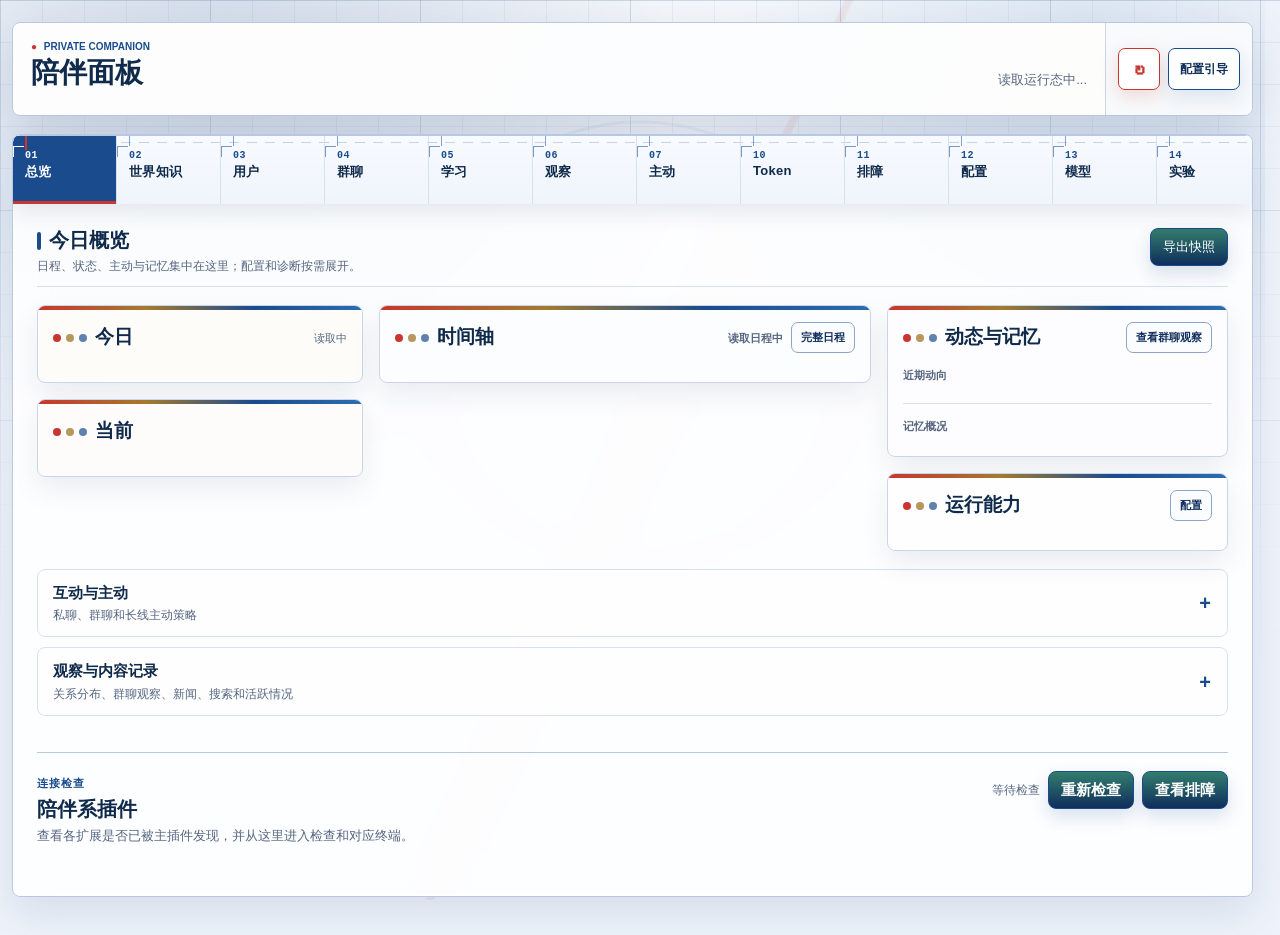
<file: pages/companion-panel/index.html>
<!doctype html>
<html lang="zh-CN">
<head>
  <meta charset="UTF-8" />
  <meta name="viewport" content="width=device-width, initial-scale=1.0" />
  <title>陪伴面板</title>
  <style id="panel-asset-guard">
    html:not(.pc-assets-ready) body > :not(.asset-load-fallback) {
      display: none !important;
    }

    .asset-load-fallback {
      min-height: 100vh;
      box-sizing: border-box;
      display: grid;
      place-items: center;
      padding: 24px;
      background: #f4f6f8;
      color: #172033;
      font-family: "Segoe UI", "Microsoft YaHei UI", "Microsoft YaHei", sans-serif;
    }

    .asset-load-fallback__content {
      width: min(100%, 440px);
      box-sizing: border-box;
      border: 1px solid #d8dee8;
      border-radius: 8px;
      padding: 22px;
      background: #fff;
      box-shadow: 0 12px 32px rgba(23, 32, 51, 0.08);
    }

    .asset-load-fallback__state {
      width: 28px;
      height: 4px;
      margin-bottom: 18px;
      border-radius: 2px;
      background: #1a5fb4;
      animation: panel-loading-pulse 1.2s ease-in-out infinite alternate;
    }

    .asset-load-fallback h1 {
      margin: 0;
      font-size: 20px;
      line-height: 1.35;
      letter-spacing: 0;
    }

    .asset-load-fallback p {
      margin: 9px 0 0;
      color: #5b6474;
      font-size: 14px;
      line-height: 1.65;
    }

    .asset-load-fallback__stalled,
    .asset-load-fallback button {
      display: none;
    }

    html.pc-assets-stalled .asset-load-fallback__pending {
      display: none;
    }

    html.pc-assets-stalled .asset-load-fallback__stalled {
      display: inline;
    }

    html.pc-assets-stalled .asset-load-fallback__state {
      background: #b5473c;
      animation: none;
    }

    html.pc-assets-stalled .asset-load-fallback button {
      min-height: 40px;
      display: inline-flex;
      align-items: center;
      gap: 7px;
      margin-top: 18px;
      border: 1px solid #1a5fb4;
      border-radius: 6px;
      padding: 0 14px;
      background: #1a5fb4;
      color: #fff;
      font: inherit;
      font-weight: 700;
      cursor: pointer;
    }

    html.pc-assets-ready .asset-load-fallback {
      display: none;
    }

    @keyframes panel-loading-pulse {
      from { opacity: 0.42; transform: scaleX(0.6); transform-origin: left; }
      to { opacity: 1; transform: scaleX(1); transform-origin: left; }
    }
  </style>
  <link rel="stylesheet" href="./app.css?v=20260809-external-ability-controls-v3&amp;build=20260810-reference-upload-v1&amp;touch=reality-redesign-rt2-v4&amp;migration-notice=v2&amp;component-order=v1&amp;layout=model-routing-v2&amp;directory-nav=v2&amp;terminal=plugin-check-v1&amp;diagnostic-layout=v2&amp;release=6.4.4f" />
  <!-- Keep the structured roleplay form readable while a WebUI asset is being refreshed. -->
  <style id="roleplay-layout-fallback">
    .roleplay-form,
    .persona-standard-grid,
    .blueprint-standard-grid,
    .user-standard-grid,
    .roleplay-appearance-group {
      min-width: 0;
    }

    .roleplay-form {
      display: grid;
      grid-template-columns: minmax(0, 1fr);
      gap: 16px;
    }

    .roleplay-studio[data-roleplay-mode="standard"] .roleplay-freeform,
    .roleplay-studio[data-roleplay-mode="freeform"] .roleplay-standard {
      display: none;
    }

    .persona-standard-grid,
    .blueprint-standard-grid,
    .user-standard-grid {
      display: grid;
      grid-template-columns: repeat(2, minmax(0, 1fr));
      gap: 12px;
    }

    .roleplay-appearance-group {
      display: grid;
      grid-column: 1 / -1;
      grid-template-columns: repeat(2, minmax(0, 1fr));
      gap: 12px;
    }

    .persona-standard-grid > label,
    .blueprint-standard-grid > label,
    .user-standard-grid > label,
    .roleplay-appearance-group > label {
      display: grid;
      min-width: 0;
      gap: 7px;
    }

    .persona-standard-grid textarea,
    .blueprint-standard-grid textarea,
    .user-standard-grid textarea,
    .roleplay-appearance-group textarea {
      display: block;
      width: 100%;
      min-width: 0;
      box-sizing: border-box;
    }

    @media (max-width: 760px) {
      .persona-standard-grid,
      .blueprint-standard-grid,
      .user-standard-grid,
      .roleplay-appearance-group {
        grid-template-columns: 1fr;
      }
    }
  </style>
  <link rel="stylesheet" href="./css/header-tools.css?v=20260713-font-options" />
  <link rel="stylesheet" href="./css/qzone-mobile.css?v=20260711-qzone-image-preview" />
  <link rel="stylesheet" href="./css/polish.css?v=20260810-responsive-containment-v1&amp;world=20260811-responsive-v2&amp;config=multi-persona-summary-v2&amp;mobile=20260829-overflow-v1" />
  <script>
    (function () {
      try {
        var theme = localStorage.getItem("pc_theme") || "classic";
        var font = localStorage.getItem("pc_font") || "original";
        var allowedThemes = ["classic", "warm", "forest", "sakura", "ocean", "lavender", "ink", "sunset"];
        if (allowedThemes.indexOf(theme) === -1) theme = "classic";
        var allowedFonts = ["original", "yahei", "dengxian", "source_han", "simsun", "kaiti", "fangsong", "cheng"];
        if (allowedFonts.indexOf(font) === -1) font = "original";
        document.documentElement.dataset.theme = theme;
        document.documentElement.dataset.pageFont = font;
      } catch (e) {}
    })();
  </script>
  <script>
    (function () {
      var root = document.documentElement;
      var stalledTimer = 0;

      function panelAssetsReady() {
        var cssReady = "";
        try {
          cssReady = getComputedStyle(root).getPropertyValue("--pc-panel-css-ready").trim();
        } catch (error) {}
        if (cssReady !== "1" || root.dataset.pcAppLoaded !== "1") return false;
        root.classList.remove("pc-assets-stalled");
        root.classList.add("pc-assets-ready");
        if (stalledTimer) window.clearTimeout(stalledTimer);
        return true;
      }

      window.addEventListener("pc-panel-app-ready", panelAssetsReady);
      window.addEventListener("load", panelAssetsReady);
      document.addEventListener("DOMContentLoaded", function () {
        var retryButton = document.getElementById("panelAssetRetryBtn");
        if (retryButton) retryButton.addEventListener("click", function () { window.location.reload(); });
        panelAssetsReady();
      });
      stalledTimer = window.setTimeout(function () {
        if (!panelAssetsReady()) root.classList.add("pc-assets-stalled");
      }, 5000);
    })();
  </script>
</head>
<body>
  <section class="asset-load-fallback" role="status" aria-live="polite">
    <div class="asset-load-fallback__content">
      <div class="asset-load-fallback__state" aria-hidden="true"></div>
      <h1>
        <span class="asset-load-fallback__pending">正在加载陪伴面板</span>
        <span class="asset-load-fallback__stalled">页面资源未加载</span>
      </h1>
      <p class="asset-load-fallback__pending">正在准备配置与运行状态，请稍候。</p>
      <p class="asset-load-fallback__stalled">页面链接或静态资源凭证可能已过期。请重新加载；若仍未恢复，请关闭后重新打开拓展页。</p>
      <button id="panelAssetRetryBtn" type="button"><span aria-hidden="true">↻</span><span>重新加载</span></button>
    </div>
  </section>
  <main class="shell">
    <section class="folio">
      <div class="folio-meta">
        <div class="folio-heading">
          <div>
            <div class="folio-eyebrow"><b>●</b> PRIVATE COMPANION</div>
            <h1 class="folio-title">陪伴面板</h1>
          </div>
          <div class="folio-persona-context">
            <label id="pagePersonaSelector" class="page-persona-selector" for="pagePersonaSelect" hidden>
              <span>界面人格</span>
              <select id="pagePersonaSelect" aria-label="切换当前界面显示的人格"></select>
            </label>
            <p id="subtitle">读取运行态中...</p>
          </div>
        </div>
        <div class="folio-stats" id="stats"></div>
      </div>

      <div class="folio-plate" aria-label="今日穿搭">
        <img id="dailyOutfitLogo" class="daily-outfit-logo" alt="" />
      </div>

      <div class="folio-tools">
        <button id="refreshBtn" class="seal" title="刷新" aria-label="刷新">
          <span class="seal-mark">↻</span>
          <small>REFRESH</small>
        </button>
        <button id="setupGuideStartBtn" class="setup-guide-entry" type="button" data-setup-guide-open>配置引导</button>
      </div>
    </section>

    <section class="layout">
      <nav class="annotations" aria-label="视图">
        <div class="annot-axis" aria-hidden="true"></div>
        <button class="tab is-active" data-tab="dashboard"><i>01</i><span>总览</span></button>
        <button class="tab" data-tab="roleplay"><i>02</i><span>世界知识</span></button>
        <button class="tab" data-tab="private"><i>03</i><span>用户</span></button>
        <button class="tab" data-tab="group"><i>04</i><span>群聊</span></button>
        <button class="tab" data-tab="learning"><i>05</i><span>学习</span></button>
        <button class="tab" data-tab="memory"><i>06</i><span>观察</span></button>
        <button class="tab" data-tab="proactive"><i>07</i><span>主动</span></button>
        <button class="tab" data-tab="creative" hidden><i>08</i><span>创作</span></button>
        <button class="tab" data-tab="image" hidden><i>09</i><span>生图</span></button>
        <button class="tab" data-tab="tokens"><i>10</i><span>Token</span></button>
        <button class="tab" data-tab="troubleshooting"><i>11</i><span>排障</span></button>
        <button class="tab" data-tab="config"><i>12</i><span>配置</span></button>
        <button class="tab" data-tab="models"><i>13</i><span>模型</span></button>
        <button class="tab" data-tab="experimental"><i>14</i><span>实验</span></button>
        <button class="tab" data-tab="reality" hidden><i>15</i><span>现实触及</span></button>
      </nav>

      <section class="panel dashboard-overview is-active" id="panel-dashboard">
        <div class="section-head dashboard-overview-head">
          <div>
            <h2>今日概览</h2>
            <p class="section-desc">日程、状态、主动与记忆集中在这里；配置和诊断按需展开。</p>
          </div>
          <div class="actions compact">
            <button id="exportSnapshotBtn" type="button">导出快照</button>
          </div>
        </div>
        <section class="dashboard-life-desk" aria-label="今日生活工作台">
          <aside class="dashboard-life-column dashboard-life-column-left">
            <article class="life-desk-card life-desk-today">
              <div class="life-desk-card-head">
                <div><span class="life-desk-dot"></span><h3>今日</h3></div>
                <small id="dashboardLifeDate">读取中</small>
              </div>
              <div id="dashboardTodayFacts" class="life-fact-grid"></div>
            </article>
            <article class="life-desk-card life-desk-current">
              <div class="life-desk-card-head">
                <div><span class="life-desk-dot"></span><h3>当前</h3></div>
              </div>
              <div id="dashboardCurrentState" class="life-current-state"></div>
            </article>
          </aside>

          <section class="dashboard-life-column dashboard-life-column-main">
            <article class="life-desk-card life-desk-timeline">
              <div class="life-desk-card-head">
                <div><span class="life-desk-dot"></span><h3>时间轴</h3></div>
                <div class="life-timeline-head-actions">
                  <small id="dashboardTimelineMeta">读取日程中</small>
                  <button type="button" class="life-desk-link" data-jump-tab="memory">完整日程</button>
                </div>
              </div>
              <ol id="dashboardTimelinePreview" class="life-timeline-preview"></ol>
            </article>
          </section>

          <aside class="dashboard-life-column dashboard-life-column-right">
            <article class="life-desk-card life-desk-memory">
              <div class="life-desk-card-head">
                <div><span class="life-desk-dot"></span><h3>动态与记忆</h3></div>
                <button type="button" class="life-desk-link" data-jump-tab="group">查看群聊观察</button>
              </div>
              <section class="life-side-section">
                <h4>近期动向</h4>
                <div id="dashboardPulse" class="dashboard-pulse life-side-pulse"></div>
              </section>
              <section class="life-side-section">
                <h4>记忆概况</h4>
                <div id="dashboardMemoryDrawer" class="life-memory-drawer"></div>
              </section>
            </article>
            <article class="life-desk-card life-desk-capabilities">
              <div class="life-desk-card-head">
                <div><span class="life-desk-dot"></span><h3>运行能力</h3></div>
                <button type="button" class="life-desk-link" data-jump-tab="config">配置</button>
              </div>
              <div id="dashboardCapabilitySummary" class="life-capability-list"></div>
            </article>
          </aside>
        </section>
        <section class="dashboard-secondary" aria-label="更多运行信息">
          <details class="dashboard-disclosure">
            <summary>
              <span><b>互动与主动</b><small>私聊、群聊和长线主动策略</small></span>
            </summary>
            <div class="dashboard-grid dashboard-workspace dashboard-strategy-workspace">
              <article class="dashboard-strategy-card dashboard-private-strategy">
                <h2>私聊策略</h2>
                <div id="privateConfig"></div>
              </article>
              <article class="dashboard-strategy-card dashboard-group-strategy">
                <h2>群聊策略</h2>
                <div id="groupConfig"></div>
              </article>
              <article class="dashboard-strategy-card dashboard-long-strategy">
                <h2>长线主动</h2>
                <div id="longTermConfig"></div>
              </article>
            </div>
          </details>

          <details class="dashboard-disclosure">
            <summary>
              <span><b>观察与内容记录</b><small>关系分布、群聊观察、新闻、搜索和活跃情况</small></span>
            </summary>
            <div class="dashboard-grid dashboard-workspace dashboard-observation-workspace">
              <article class="dashboard-chart-card dashboard-relationship-chart">
                <h2>私聊关系分布</h2>
                <div id="relationshipChart" class="chart-box"></div>
              </article>
              <article class="dashboard-chart-card dashboard-group-chart">
                <h2>群聊观测分布</h2>
                <div id="groupBubbleChart" class="chart-box"></div>
              </article>
              <article class="dashboard-insight-card" id="dashboardNewsCard">
                <h2>今日新闻见闻</h2>
                <div id="newsInsightPanel" class="insight-panel"></div>
              </article>
              <article class="dashboard-insight-card" id="dashboardWebExplorationCard">
                <h2>主动搜索记录</h2>
                <div id="webExplorationPanel" class="insight-panel"></div>
              </article>
              <article class="dashboard-activity-card">
                <h2>最近活跃热力</h2>
                <div id="activityHeatmap" class="heatmap"></div>
              </article>
            </div>
          </details>
        </section>
        <section class="dashboard-companion-terminal" aria-labelledby="dashboardCompanionTerminalTitle">
          <header class="dashboard-companion-terminal-head">
            <div>
              <span class="dashboard-kicker">连接检查</span>
              <h2 id="dashboardCompanionTerminalTitle">陪伴系插件</h2>
              <p>查看各扩展是否已被主插件发现，并从这里进入检查和对应终端。</p>
            </div>
            <div class="actions compact dashboard-companion-terminal-actions">
              <span id="dashboardCompanionTerminalUpdated" class="dashboard-companion-terminal-updated">等待检查</span>
              <button type="button" id="dashboardCompanionTerminalRefresh" class="secondary-button">重新检查</button>
              <button type="button" class="ghost-button" data-jump-tab="troubleshooting">查看排障</button>
            </div>
          </header>
          <div id="dashboardCompanionTerminalSummary" class="dashboard-companion-terminal-summary" aria-live="polite"></div>
          <div id="dashboardCompanionTerminalList" class="dashboard-companion-terminal-list"></div>
        </section>
      </section>

      <section class="panel" id="panel-roleplay">
        <div class="section-head">
          <div>
            <h2>世界知识</h2>
            <span class="muted">整理角色和世界背景，作为陪伴行为的稳定参考。</span>
          </div>
          <div class="world-page-actions">
            <span class="world-save-state" id="worldSaveState">已同步</span>
            <button type="button" class="ghost-button" id="worldPreviewToggle" aria-expanded="false">预览</button>
            <button type="submit" form="roleplayProfileForm" class="primary-button">保存</button>
          </div>
        </div>
        <div class="world-knowledge-brief" aria-label="人格与世界知识区别">
          <section>
            <b>主回复人格</b>
            <span>AstrBot 当前人格或插件指定人格，决定 Bot 在私聊和群聊里“是谁、怎么说话”。</span>
          </section>
          <section>
            <b>世界知识</b>
            <span>本页资料只作为日程、状态、主动动机、日记、识图、生图和世界观转写的背景补充。</span>
          </section>
          <section>
            <b>群聊边界</b>
            <span>这里不会直接覆盖群聊人格；只有相关功能注入背景时才会被当作线索参考。</span>
          </section>
        </div>
        <details class="persona-import-panel">
          <summary tabindex="0">
            <span class="persona-import-heading">
              <b>快速从已有人格导入</b>
              <span>读取 AstrBot 当前人格，生成可检查、可编辑的世界知识草稿。</span>
            </span>
            <span class="persona-import-source">
              <small>当前来源</small>
              <strong id="currentPersonaDisplay" aria-live="polite">读取中...</strong>
            </span>
            <span class="persona-import-chevron" aria-hidden="true"></span>
          </summary>
          <div class="persona-import-body">
            <p class="persona-import-note">人格来源只读；需要切换时，请在 AstrBot 插件配置的“插件指定人格 ID”中选择，留空则继承 AstrBot 当前默认人格。</p>
            <div class="persona-draft-actions">
              <fieldset class="persona-draft-scope">
                <legend>选择导入内容</legend>
                <div class="persona-draft-scope-options">
                  <label>
                    <input type="checkbox" data-roleplay-draft-scope="persona" checked />
                    <span><b>角色资料</b><small>身份、外观与性格</small></span>
                  </label>
                  <label>
                    <input type="checkbox" data-roleplay-draft-scope="world" />
                    <span><b>世界观资料</b><small>背景、规则与场景</small></span>
                  </label>
                  <label>
                    <input type="checkbox" data-roleplay-draft-scope="user" />
                    <span><b>用户与关系</b><small>称呼、关系与互动</small></span>
                  </label>
                </div>
              </fieldset>
              <div class="persona-draft-submit">
                <button type="button" id="generateRoleplayDraftBtn">生成导入草稿</button>
                <p>仅提取人格中明确写出的信息。生成后先预览，再决定是否填入；不会自动保存或修改 AstrBot 人格。</p>
              </div>
            </div>
            <div id="roleplayPersonaDraftPanel" class="persona-draft-panel" hidden></div>
          </div>
        </details>
        <article class="roleplay-studio module-card world-workspace" data-roleplay-mode="standard">
          <aside class="world-outline" aria-label="世界知识章节">
            <span class="world-outline-label">知识目录</span>
            <button type="button" class="world-outline-item is-active" data-world-section="persona"><span>01</span>角色设定</button>
            <button type="button" class="world-outline-item" data-world-section="world"><span>02</span>世界设定</button>
            <button type="button" class="world-outline-item" data-world-section="sources"><span>03</span>引用资料</button>
            <button type="button" class="world-outline-item" data-world-section="advanced"><span>04</span>关系资料</button>
          </aside>
          <div class="module-card-head">
            <div>
              <h2>世界知识工作台</h2>
              <span class="section-desc">把角色资料、世界观和用户关系整理成插件可引用的背景材料；不会覆盖 AstrBot 主人格。</span>
            </div>
            <span class="module-badge">知识</span>
          </div>
          <div class="roleplay-mode-switch" role="group" aria-label="设定填写模式">
            <button type="button" data-roleplay-mode="freeform">旧版文案</button>
            <button type="button" class="is-active" data-roleplay-mode="standard">标准化填写</button>
          </div>
          <form id="roleplayProfileForm" class="roleplay-form world-editor">
            <section class="persona-card is-active" data-world-panel="persona">
              <div class="persona-card-head">
                <span class="persona-avatar" aria-hidden="true">设</span>
                <div>
                  <h3>角色资料</h3>
                  <p>外观、身份、日常习惯和关键细节；供日程、状态、识图、生图和主动行为参考，不是聊天人格全文。</p>
                </div>
                <div class="roleplay-example-presets" aria-label="角色预设">
                  <span>角色预设</span>
                  <button type="button" class="roleplay-example-btn" data-roleplay-example="persona">中性</button>
                  <button type="button" class="roleplay-example-btn" data-roleplay-example="persona_male">男性</button>
                  <button type="button" class="roleplay-example-btn" data-roleplay-example="persona_female">女性</button>
                  <button type="button" class="roleplay-example-btn" data-roleplay-example="persona_nonhuman">非人/拟人</button>
                </div>
              </div>
              <input name="bot_name" type="hidden" />
              <input name="default_style" type="hidden" />
              <input name="roleplay_knowledge_source_ids" type="hidden" />
              <label class="roleplay-textarea roleplay-freeform">角色资料补充
                <textarea name="schedule_persona_prompt" rows="10" placeholder="姓名：
种族：
生日：
性别：
识别点：
发型发色：
瞳色：
服饰风格：
职业/身份：
性格描述：
核心欲望/目标：
爱好：
禁忌：
关键设定：
其他补充信息："></textarea>
              </label>
              <div class="roleplay-standard persona-standard-grid">
                <fieldset class="roleplay-field-group roleplay-identity-group">
                  <legend>基础身份</legend>
                  <label>姓名 <textarea data-roleplay-persona-part="name" rows="2"></textarea></label>
                  <label>种族 <textarea data-roleplay-persona-part="species" rows="2"></textarea></label>
                  <label>生日 <textarea data-roleplay-persona-part="age" rows="2"></textarea></label>
                  <label>性别 <textarea data-roleplay-persona-part="gender" rows="2"></textarea></label>
                </fieldset>
                <div class="roleplay-appearance-group">
                  <h4>外貌信息</h4>
                  <label>识别点 <textarea data-roleplay-persona-part="appearance" rows="2"></textarea></label>
                  <label>发型发色 <textarea data-roleplay-persona-part="hair" rows="2"></textarea></label>
                  <label>瞳色 <textarea data-roleplay-persona-part="eyes" rows="2"></textarea></label>
                  <label>服饰风格 <textarea data-roleplay-persona-part="clothing" rows="2"></textarea></label>
                </div>
                <fieldset class="roleplay-field-group roleplay-character-group">
                  <legend>性格与生活</legend>
                  <label>职业/身份 <textarea data-roleplay-persona-part="identity" rows="2"></textarea></label>
                  <label>性格描述 <textarea data-roleplay-persona-part="personality" rows="2"></textarea></label>
                  <label>核心欲望/目标 <textarea data-roleplay-persona-part="desire" rows="2"></textarea></label>
                  <label>爱好 <textarea data-roleplay-persona-part="hobbies" rows="2"></textarea></label>
                  <label class="wide-field">禁忌 <textarea data-roleplay-persona-part="taboo" rows="2"></textarea></label>
                </fieldset>
                <details class="roleplay-deep-setting">
                  <summary><span><b>深入设定（可选）</b><small>关键背景和无法归入上方字段的补充。</small></span></summary>
                  <div class="roleplay-deep-setting-grid">
                    <label>关键设定 <textarea data-roleplay-persona-part="key_lore" rows="3"></textarea></label>
                    <label>其他补充信息 <textarea data-roleplay-persona-part="extra" rows="3"></textarea></label>
                  </div>
                </details>
              </div>
              <details class="roleplay-visual-identity-extra">
                <summary>
                  <span><b>特殊图像身份线索（可选）</b><small>只补充上方外貌字段无法表达的识别信息。</small></span>
                </summary>
                <label class="roleplay-textarea">头像、截图与二创识别线索
                  <textarea name="private_image_self_recognition_hint" rows="4" placeholder="例如：常用头像的构图或标志；聊天截图中使用的昵称；OC / 二创形象的别名；表情包固定签名或水印。
不要重复填写发色、瞳色、服装等上方已有外貌信息，也不要填写用户资料。"></textarea>
                </label>
              </details>
            </section>

            <section class="world-blueprint is-hidden" data-world-panel="world">
              <div class="blueprint-head">
                <div>
                  <span>世界蓝图</span>
                  <h3>世界观蓝图</h3>
                </div>
                <button type="button" class="roleplay-example-btn" data-roleplay-example="world">填入示例</button>
                <label>适配模式
                  <select name="worldview_adaptation_mode">
                    <option value="auto">自动</option>
                    <option value="modern">现代日常</option>
                    <option value="fantasy">幻想世界</option>
                    <option value="sci_fi">科幻世界</option>
                    <option value="custom">自定义</option>
                    <option value="off">关闭</option>
                  </select>
                </label>
              </div>
              <div class="blueprint-grid">
                <label class="roleplay-textarea roleplay-freeform">世界观/生活背景
                  <textarea name="schedule_worldview_prompt" rows="8" placeholder="所处世界：
时代背景：
基本法则/基调：
特殊规则：
主要活动场景：
世界观关系网：
其他补充信息："></textarea>
                </label>
                <label class="roleplay-textarea roleplay-freeform">世界观翻译提示
                  <textarea name="worldview_adaptation_prompt" rows="8" placeholder="可选。只有需要把现实平台换成世界观称呼时再填，例如：
群聊 = 公会闲谈
识屏 = 水晶映像
B站 = 影像记录
QQ空间 = 公开札记
资料柜 = 行囊书匣"></textarea>
                </label>
                <div class="roleplay-standard blueprint-standard-grid">
                  <fieldset class="roleplay-field-group roleplay-world-foundation-group">
                    <legend>世界基础</legend>
                    <label>所处世界 <textarea data-roleplay-world-part="world" rows="2"></textarea></label>
                    <label>时代背景 <textarea data-roleplay-world-part="era" rows="2"></textarea></label>
                    <label>基本法则/基调 <textarea data-roleplay-world-part="tone" rows="2"></textarea></label>
                    <label>特殊规则 <textarea data-roleplay-world-part="rules" rows="2"></textarea></label>
                  </fieldset>
                  <details class="roleplay-deep-setting">
                    <summary><span><b>场景与关系（按需补充）</b><small>只有设定涉及固定场景、阵营或人物网络时才需要填写。</small></span></summary>
                    <div class="roleplay-deep-setting-grid">
                      <label>主要活动场景 <textarea data-roleplay-world-part="scenes" rows="3"></textarea></label>
                      <label>世界观关系网 <textarea data-roleplay-world-part="network" rows="3"></textarea></label>
                      <label class="wide-field">其他补充信息 <textarea data-roleplay-world-part="extra" rows="3"></textarea></label>
                    </div>
                  </details>
                </div>
                <details class="roleplay-standard translation-collapsible">
                  <summary class="translation-summary">
                    <div class="translation-summary-text">
                      <b>平台称呼转写（可选）</b>
                      <span>只有角色世界观需要把"群聊、识屏、B站、QQ空间、资料柜"换成设定内说法时再填；普通现代日常可以全部留空。</span>
                    </div>
                  </summary>
                  <div class="roleplay-standard translation-standard-grid">
                    <label>群聊（可选） <input data-roleplay-translation-part="群聊" placeholder="可留空，例如 公会闲谈" /></label>
                    <label>识屏（可选） <input data-roleplay-translation-part="识屏" placeholder="可留空，例如 水晶映像" /></label>
                    <label>B站（可选） <input data-roleplay-translation-part="B站" placeholder="可留空，例如 影像记录" /></label>
                    <label>QQ空间（可选） <input data-roleplay-translation-part="QQ空间" placeholder="可留空，例如 公开札记" /></label>
                    <label>资料柜（可选） <input data-roleplay-translation-part="资料柜" placeholder="可留空，例如 行囊书匣" /></label>
                  </div>
                </details>
              </div>
            </section>

            <section class="roleplay-knowledge-panel world-source-section is-hidden" data-world-panel="sources">
                <div class="roleplay-knowledge-head">
                  <div>
                    <h4>AstrBot 知识库参考</h4>
                    <p>选择已有知识库或文档，给日程模拟和世界观适配提供背景。</p>
                  </div>
                  <span id="roleplayKnowledgeCount" class="module-badge">0</span>
                </div>
                <div id="roleplayKnowledgeSources" class="roleplay-knowledge-list"></div>
            </section>

            <section class="roleplay-user-card is-hidden" data-world-panel="advanced">
              <div>
                <h3>用户与关系资料</h3>
                <p>稳定称呼、关系和相处方式；用于理解这位用户，不会覆盖群聊里其他人的身份。</p>
              </div>
              <button type="button" class="roleplay-example-btn" data-roleplay-example="user">填入示例</button>
              <div class="roleplay-user-fields">
                <label>对用户的称呼 <input name="default_nickname" /></label>
              </div>
              <label class="roleplay-textarea roleplay-freeform">用户与关系补充
                <textarea name="roleplay_user_profile_prompt" rows="5" placeholder="对用户的称呼：
用户性别：
用户生日：
用户职业：
是角色的XX：
与角色的相处方式：
其他补充信息："></textarea>
              </label>
              <div class="roleplay-standard user-standard-grid">
                <label>性别 <textarea data-roleplay-user-part="user_gender" rows="2"></textarea></label>
                <label>生日 <textarea data-roleplay-user-part="user_age" rows="2"></textarea></label>
                <label>职业 <textarea data-roleplay-user-part="user_occupation" rows="2"></textarea></label>
                <label>是角色的XX <textarea data-roleplay-user-part="role_relation" rows="2"></textarea></label>
                <label>与角色的相处方式 <textarea data-roleplay-user-part="interaction" rows="2"></textarea></label>
                <label class="wide-field">其他补充信息 <textarea data-roleplay-user-part="extra" rows="2"></textarea></label>
              </div>
            </section>

            <button type="submit" class="world-save-button">保存世界知识</button>
          </form>
          <aside class="world-preview" id="worldPreview" hidden>
            <div class="world-preview-head"><span>生效预览</span><button type="button" class="icon-button" id="worldPreviewClose" aria-label="关闭预览">×</button></div>
            <p class="muted">这里显示当前章节将提供给陪伴功能的背景摘要。</p>
            <div class="world-preview-content" id="worldPreviewContent">选择一个章节后查看摘要。</div>
          </aside>
        </article>
      </section>

      <section class="panel" id="panel-private">
        <div class="section-head">
          <div>
            <h2>用户档案</h2>
            <p class="section-desc">分别管理私聊用户与群聊成员；先看身份，再进入详情查看互动资料。</p>
          </div>
          <div class="user-page-actions">
            <label class="user-search-wrap"><span aria-hidden="true">⌕</span><input id="userFilter" type="search" placeholder="搜索名称、ID、别名" /></label>
            <button type="button" class="ghost-button" id="userFilterToggle">筛选</button>
          </div>
        </div>
        <div class="user-filter-panel" id="userFilterPanel" hidden>
          <label>状态 <select id="userStatusFilter"><option value="all">全部状态</option><option value="enabled">已启用</option><option value="disabled">已停用</option></select></label>
          <span class="muted">筛选只影响左侧目录，不会改变用户数据。</span>
        </div>
        <div class="user-workspace">
          <aside class="user-roster" aria-label="用户目录">
            <div class="user-roster-head"><div><span class="eyebrow">PEOPLE</span><h3>成员目录</h3></div><span id="userRosterCount" class="count-pill">0</span></div>
            <div class="user-directory-nav" role="tablist" aria-label="成员类型">
              <button type="button" role="tab" aria-selected="true" data-directory-scope="private">私聊</button>
              <button type="button" role="tab" aria-selected="false" data-directory-scope="group">群聊</button>
            </div>
            <div id="userRows" class="user-roster-list"></div>
            <div class="user-roster-footer">
              <button type="button" class="secondary-button" id="addUserOpen">＋ 新增用户</button>
              <button type="button" class="text-button" id="aliasManageOpen">管理身份归并</button>
            </div>
          </aside>
          <main class="user-detail-shell">
            <article class="detail" id="userDetail"></article>
          </main>
        </div>
        <dialog id="addUserDialog" class="pc-dialog">
          <form id="addUserForm" class="stack-form" method="dialog">
            <header><div><span class="eyebrow">NEW PERSON</span><h3>新增用户</h3><p>先建立身份，之后可以在详情中补充关系和陪伴策略。</p></div><button type="button" class="icon-button" data-dialog-close aria-label="关闭">×</button></header>
            <label>用户 ID <input name="user_id" placeholder="QQ 号或 openid" required /></label>
            <label>称呼 <input name="nickname" placeholder="可选" /></label>
            <footer><button type="button" class="secondary-button" data-dialog-close>取消</button><button type="submit" class="primary-button">新增用户</button></footer>
          </form>
        </dialog>
        <dialog id="aliasManageDialog" class="pc-dialog">
          <form id="privateAliasForm" class="stack-form" method="dialog">
            <header><div><span class="eyebrow">IDENTITY MAP</span><h3>身份归并</h3><p>将临时平台身份映射到同一个主用户。</p></div><button type="button" class="icon-button" data-dialog-close aria-label="关闭">×</button></header>
            <label>归并规则 <textarea name="private_user_aliases" rows="5" placeholder="临时ID=主用户ID&#10;机器人侧ID=主用户ID"></textarea></label>
            <footer><button type="button" class="secondary-button" data-dialog-close>取消</button><button type="submit" class="primary-button">保存归并规则</button></footer>
          </form>
        </dialog>
      </section>

      <section class="panel learning-page" id="panel-learning">
        <header class="learning-page-head">
          <div>
            <span class="learning-page-kicker">LEARNING · REVIEW · RELATION</span>
            <h2>学习工作台</h2>
            <p class="section-desc">集中管理技能成长、表达规则与社交关系；表达规则通过审核后才会参与回复。</p>
          </div>
          <span class="learning-page-status">审核后使用</span>
        </header>
        <nav id="learningSummary" class="learning-summary-board" role="tablist" aria-label="学习工作台导航"></nav>

        <section id="learningPanelSkills" class="learning-section" role="tabpanel" aria-labelledby="learningTabSkills" data-learning-section-panel="skills" hidden>
          <header class="learning-section-head">
            <div><span>能力成长</span><h3>技能学习</h3></div>
            <p>检视 Bot 已经掌握的能力、熟练度和成长状态。</p>
          </header>
          <article id="skillGrowthModule" class="learning-workspace-surface learning-growth-section" aria-label="技能成长管理">
            <details class="skill-manage-drawer">
              <summary>新增或管理技能</summary>
              <form id="skillAddForm" class="inline-form manage-form skill-add-form">
                <label>技能 <input name="name" maxlength="32" required /></label>
                <label>分类 <input name="category" maxlength="20" placeholder="能力" /></label>
                <label>等级
                  <select name="level">
                    <option value="1">还不太熟</option>
                    <option value="2">能慢慢试</option>
                    <option value="3">能自己做</option>
                    <option value="4">已经顺手</option>
                    <option value="5">很拿手</option>
                    <option value="6">有自己的办法</option>
                  </select>
                </label>
                <label>关键词 <input name="keywords" maxlength="160" placeholder="逗号分隔" /></label>
                <label>别名 <input name="aliases" maxlength="160" placeholder="同义叫法，逗号分隔" /></label>
                <button type="submit">新增技能</button>
              </form>
            </details>
            <div id="skillGrowthPanel" class="skill-growth-panel"></div>
          </article>
        </section>

        <section id="learningPanelExpressions" class="learning-section" role="tabpanel" aria-labelledby="learningTabExpressions" data-learning-section-panel="expressions">
          <header class="learning-section-head expression-learning-head">
            <div><span>说法与句法</span><h3>表达学习</h3></div>
            <div class="expression-view-tabs" role="tablist" aria-label="表达学习页面">
              <button id="expressionViewLibraryTab" type="button" role="tab" aria-selected="true" data-expression-view="library">表达库</button>
              <button id="expressionViewReviewTab" type="button" role="tab" aria-selected="false" tabindex="-1" data-expression-view="review">审核队列 <span id="expressionReviewCount">0</span></button>
            </div>
          </header>
          <section class="expression-view-panel" role="tabpanel" aria-labelledby="expressionViewLibraryTab" data-expression-view-panel="library">
            <section id="expressionScopeManager" class="expression-scope-manager" aria-label="表达方式学习范围"></section>
            <article id="expressionLibraryModule" class="learning-workspace-surface learning-expression-library-section" aria-label="统一表达学习库">
              <article id="expressionLibrary" class="expression-library-shell"></article>
            </article>
          </section>
          <section class="expression-view-panel" role="tabpanel" aria-labelledby="expressionViewReviewTab" data-expression-view-panel="review" hidden>
            <article id="expressionReviewWorkspace" class="expression-review-workspace" aria-label="表达规则审核工作区"></article>
          </section>

          <dialog id="expressionShareDialog" class="pc-dialog expression-transfer-dialog" aria-labelledby="expressionShareDialogTitle">
            <form class="stack-form" method="dialog" data-expression-share-form>
              <header>
                <div>
                  <span class="eyebrow">SHARE PACK</span>
                  <h3 id="expressionShareDialogTitle">分享表达规则</h3>
                  <p>导出的是可复用的抽象规则，不包含用户、群聊、原始消息、证据或反馈记录。</p>
                </div>
                <button type="button" class="icon-button" data-expression-share-close aria-label="关闭">×</button>
              </header>
              <fieldset class="expression-transfer-options">
                <legend>分享范围</legend>
                <label><input type="radio" name="expression_share_scope" value="current" checked /> 当前筛选结果</label>
                <label><input type="radio" name="expression_share_scope" value="all" /> 全部已启用表达</label>
              </fieldset>
              <div class="expression-transfer-summary" data-expression-share-summary role="status">准备生成分享包。</div>
              <label class="expression-transfer-title">文件标题 <input name="title" maxlength="80" placeholder="我的表达分享" /></label>
              <label class="expression-transfer-json">分享包 JSON <textarea data-expression-share-json rows="12" readonly placeholder="点击“生成分享包”后显示"></textarea></label>
              <footer>
                <button type="button" class="secondary-button" data-expression-share-close>取消</button>
                <button type="button" class="secondary-button" data-expression-share-copy disabled>复制 JSON</button>
                <button type="button" class="secondary-button" data-expression-share-download disabled>下载 JSON</button>
                <button type="submit" class="primary-button" data-expression-share-generate>生成分享包</button>
              </footer>
            </form>
          </dialog>

          <dialog id="expressionImportDialog" class="pc-dialog expression-transfer-dialog" aria-labelledby="expressionImportDialogTitle">
            <form class="stack-form" method="dialog" data-expression-import-form>
              <header>
                <div>
                  <span class="eyebrow">IMPORT PACK</span>
                  <h3 id="expressionImportDialogTitle">导入表达规则</h3>
                  <p>先选择分享文件和落点，再预览重复项；默认进入审核队列，确认后才会参与回复。</p>
                </div>
                <button type="button" class="icon-button" data-expression-import-close aria-label="关闭">×</button>
              </header>
              <div class="expression-transfer-input-grid">
                <label>选择 JSON 文件 <input type="file" accept="application/json,.json" data-expression-import-file /></label>
                <label>导入目标 <select data-expression-import-target><option value="">正在读取目标...</option></select></label>
              </div>
              <label class="expression-transfer-json">或粘贴分享包 JSON <textarea data-expression-import-json rows="10" placeholder="粘贴 private-companion-expression-pack 文件内容"></textarea></label>
              <fieldset class="expression-transfer-options">
                <legend>导入方式</legend>
                <label><input type="radio" name="expression_import_destination" value="pending" checked /> 进入审核队列 <small>推荐，审核后使用</small></label>
                <label><input type="radio" name="expression_import_destination" value="learned" /> 直接启用 <small>仅在你信任分享来源时使用</small></label>
              </fieldset>
              <div class="expression-import-preview" data-expression-import-preview role="status">选择目标并粘贴或选择文件后，点击“预览导入”。</div>
              <footer>
                <button type="button" class="secondary-button" data-expression-import-close>取消</button>
                <button type="button" class="secondary-button" data-expression-import-preview-action disabled>预览导入</button>
                <button type="submit" class="primary-button" data-expression-import-apply disabled>应用导入</button>
              </footer>
            </form>
          </dialog>
        </section>

        <dialog id="extensionMigrationNoticeDialog" class="pc-dialog extension-migration-dialog" aria-modal="true" aria-labelledby="extensionMigrationNoticeTitle">
          <form class="stack-form" method="dialog" data-extension-migration-form>
            <header>
              <div>
                <span class="eyebrow">6.2.2 UPDATE</span>
                <h3 id="extensionMigrationNoticeTitle">陪伴能力已改为按需扩展</h3>
                <p>这些插件是“我会永远陪着你”的可选能力模块。安装后仍在本陪伴面板统一操作，不再需要分别进入各插件页面。</p>
              </div>
              <button type="button" class="icon-button" data-extension-migration-close aria-label="关闭">×</button>
            </header>
            <ul class="extension-migration-list">
              <li>
                <div><strong>我会画给你看</strong><span>原生生图功能</span></div>
                <a href="https://github.com/menglimi/astrbot_plugin_image_companion" target="_blank" rel="noopener noreferrer">查看插件仓库 <span aria-hidden="true">↗</span></a>
              </li>
              <li>
                <div><strong>我会来到你身边</strong><span>摄像头、闹钟、设备联动，以及手机陪伴终端连接服务</span></div>
                <a href="https://github.com/menglimi/astrbot_plugin_reality_companion" target="_blank" rel="noopener noreferrer">查看插件仓库 <span aria-hidden="true">↗</span></a>
              </li>
              <li>
                <div><strong>我会替你留住故事</strong><span>原资料柜与 QQ 空间功能</span></div>
                <a href="https://github.com/menglimi/astrbot_plugin_content_companion" target="_blank" rel="noopener noreferrer">查看插件仓库 <span aria-hidden="true">↗</span></a>
              </li>
            </ul>
            <p class="extension-migration-footnote">创作与现实触及入口仅在检测到对应扩展时显示。旧配置和用户数据不会被删除，更新后请重启 AstrBot。</p>
            <footer>
              <fieldset class="extension-migration-reminder-choice" aria-label="后续提示方式">
                <legend>后续提示</legend>
                <label><input type="radio" name="extension_migration_reminder" value="remind" checked /> 继续提醒</label>
                <label><input type="radio" name="extension_migration_reminder" value="never" /> 不再提醒</label>
              </fieldset>
              <button type="button" class="secondary-button" data-extension-migration-close>稍后处理</button>
              <button type="submit" class="primary-button">知道了</button>
            </footer>
          </form>
        </dialog>

        <section id="learningPanelSocial" class="learning-section relationship-workspace" role="tabpanel" aria-labelledby="learningTabSocial" data-learning-section-panel="social" hidden data-retired-worldbook="true">
          <div class="section-head relationship-head learning-section-head">
            <div>
              <span class="relationship-kicker">IDENTITY · CONTEXT · BOUNDARY</span>
              <h3>社交关系网</h3>
              <p class="section-desc">用明确身份、别名与边界资料辅助群聊判断；待确认观察不会自动写入长期记忆。</p>
            </div>
            <div class="actions compact">
              <button id="worldbookImportBtn" type="button">同步资料</button>
              <button id="worldbookClearPendingBtn" type="button" class="danger-outline">清理待确认观察</button>
            </div>
          </div>

          <div id="worldbookSummary" class="worldbook-summary relationship-summary"></div>

          <div class="relationship-commandbar">
            <label class="relationship-search">
              <span>查找成员</span>
              <input id="worldbookMemberFilter" type="search" placeholder="QQ、B站身份、名称、别名或群名片" />
            </label>
            <span id="worldbookSourceFiles" class="relationship-source muted"></span>
          </div>

          <div class="relationship-workspace-grid">
            <article class="relationship-roster">
              <div class="relationship-section-head">
                <div><span>成员目录</span><h3>关系节点</h3></div>
                <span id="worldbookMemberCount" class="relationship-count muted"></span>
              </div>
              <details class="relationship-create">
                <summary>新增关系节点</summary>
                <form id="worldbookAddMemberForm" class="inline-form manage-form">
                  <label>身份键 <input name="user_id" placeholder="QQ 号或 bili:UID" required /></label>
                  <label>名称 <input name="name" placeholder="成员显示名" /></label>
                  <label>优先级 <input name="priority" type="number" value="120" /></label>
                  <button type="submit">新增节点</button>
                </form>
              </details>
              <div id="worldbookMembers" class="worldbook-members relationship-member-list"></div>
            </article>

            <aside class="relationship-sidebar">
              <article class="relationship-context-card">
                <div class="relationship-section-head compact"><div><span>群上下文</span><h3>群资料</h3></div></div>
                <form id="worldbookAddGroupForm" class="stack-form compact-manage-form">
                  <label>群号 <input name="group_id" placeholder="例如 987654321" required /></label>
                  <label>名称 <input name="name" placeholder="群资料名称" /></label>
                  <button type="submit">新增群资料</button>
                </form>
                <div id="worldbookGroups" class="worldbook-groups"></div>
              </article>

              <article class="relationship-import-card">
                <div class="relationship-section-head compact"><div><span>数据健康</span><h3>同步状态</h3></div></div>
                <dl id="worldbookImportState" class="relationship-import-state"></dl>
              </article>
            </aside>
          </div>
        </section>
      </section>

      <section class="panel" id="panel-group">
        <div class="group-page-head">
          <div>
            <h2>群聊观测</h2>
            <span class="muted">管理群聊观察、名单状态、话题线和插话反馈</span>
          </div>
          <input id="groupFilter" type="search" placeholder="筛选群 ID / 群名" />
        </div>
        <div class="group-add-card">
          <form id="addGroupForm" class="inline-form manage-form">
            <label>群 ID / UMO <input name="group_id" placeholder="群号、group_openid 或 GroupMessage UMO" required /></label>
            <label>群名称 <input name="group_name" placeholder="可选" maxlength="80" /></label>
            <label>名单 <select name="list_mode"><option value="whitelist">加入白名单并开始观察</option><option value="none">仅创建群资料（暂不观察）</option><option value="blacklist">加入黑名单</option></select></label>
            <button type="submit">新增群聊</button>
          </form>
        </div>
        <div class="group-workbench">
          <aside class="group-list-panel">
            <div class="group-list-head">
              <b>群列表</b>
              <span id="groupListCount" class="muted"></span>
            </div>
            <div id="groupRows" class="group-card-list"></div>
          </aside>
          <article class="detail group-detail-panel" id="groupDetail"></article>
        </div>
      </section>

      <section class="panel" id="panel-memory">
        <div class="section-head">
          <h2>生活观察</h2>
          <span class="muted">状态、梦境、日记碎片与当天生活线索</span>
        </div>
        <div class="life-hero">
          <article class="life-card energy">
            <span>心理能量</span>
            <b id="lifeEnergy">--</b>
            <div class="meter"><i id="lifeEnergyBar"></i></div>
          </article>
          <article class="life-card">
            <span>情绪</span>
            <b id="lifeMood">--</b>
            <small id="lifeNote">--</small>
          </article>
          <article class="life-card">
            <span>位置与天气</span>
            <b id="lifeLocation">--</b>
            <small id="lifeWeather">--</small>
          </article>
        </div>
        <div class="current-life-strip">
          <span>当前片段</span>
          <b id="lifeCurrentActivity">--</b>
          <small id="lifeCurrentSeed">--</small>
        </div>
        <div class="observation-grid">
          <article class="dream-card wide">
            <div class="dream-card-head">
              <div>
                <h2>梦境</h2>
                <span id="dreamMeta" class="muted">暂无梦境记录</span>
              </div>
              <b id="dreamAfterglow">--</b>
            </div>
            <p id="dreamContent">加载中...</p>
            <div id="dreamFactors" class="fragment-cloud"></div>
          </article>
          <article>
            <h2>当前扮演状态</h2>
            <div id="statePillBoard" class="state-pill-board"></div>
          </article>
          <article>
            <h2>今日状态原始值</h2>
            <dl id="dailyState"></dl>
          </article>
          <article class="wide">
            <h2>日记碎片</h2>
            <div id="diaryCards" class="diary-grid"></div>
          </article>
          <article class="wide">
            <h2>梦境碎片池</h2>
            <div id="dreamFragments" class="fragment-cloud"></div>
          </article>
          <article class="wide">
            <h2>日内状态变化</h2>
            <div id="dailyTimeline" class="timeline-list"></div>
          </article>
          <article class="wide skill-growth-shell">
            <details class="skill-growth-drawer">
              <summary>
                <span>个人目标</span>
                <small>明确记录阅读、学习、健康和生活目标</small>
              </summary>
              <details class="skill-manage-drawer">
                <summary>新增目标</summary>
                <form id="personalGoalAddForm" class="inline-form manage-form skill-add-form">
                  <label>目标 <input name="title" maxlength="60" required /></label>
                  <label>分类 <input name="category" maxlength="24" placeholder="阅读 / 健康 / 学习" /></label>
                  <label>当前进度 <input name="progress" type="number" min="0" max="100" value="0" /></label>
                  <label>每次推进 <input name="auto_step" type="number" min="1" max="50" value="10" /></label>
                  <label>下一步 <input name="next_step" maxlength="100" /></label>
                  <label>匹配词 <input name="keywords" maxlength="200" placeholder="逗号分隔，用于匹配已完成日程" /></label>
                  <label>备注 <input name="note" maxlength="160" /></label>
                  <button type="submit">新增目标</button>
                </form>
              </details>
              <div id="personalGoalPanel" class="skill-growth-panel"></div>
            </details>
          </article>
          <article class="wide">
            <h2>用户交互影响</h2>
            <div id="interactionImpact" class="impact-list"></div>
          </article>
          <article>
            <h2>私聊记忆构成</h2>
            <div id="memoryComposition" class="chart-box"></div>
          </article>
          <article>
            <h2>群聊黑话词云</h2>
            <div id="slangCloud" class="word-cloud"></div>
          </article>
          <article class="wide memory-raw">
            <h2>记忆插件协同</h2>
            <pre id="livingMemoryBox">加载中...</pre>
          </article>
        </div>
        <section class="observation-calendar" id="calendarWorkspace" aria-label="生活日历">
          <div class="section-head">
            <div>
              <h2>生活日历</h2>
              <span class="muted">把阶段、节律和具体安排放在同一张表里；记录是背景，不代表已经发生。</span>
            </div>
            <div class="actions compact calendar-toolbar">
              <button type="button" id="calendarPreviousMonth" aria-label="上个月">‹</button>
              <strong id="calendarMonthLabel">读取中</strong>
              <button type="button" id="calendarNextMonth" aria-label="下个月">›</button>
              <button type="button" id="calendarTodayButton">今天</button>
              <button type="button" class="primary-button" id="calendarNewRecordButton">新增记录</button>
            </div>
          </div>
          <div id="calendarError" class="empty small" hidden></div>
          <div class="calendar-layout">
            <article class="calendar-card calendar-today-card">
              <header><h3>今日快照</h3><small id="calendarTodayMeta">读取中</small></header>
              <div id="calendarTodayEvents" class="calendar-event-list"></div>
              <div id="calendarTodayConflicts" class="calendar-conflict-list"></div>
              <div id="calendarTimeline" class="calendar-timeline"></div>
            </article>
            <article class="calendar-card calendar-records-card">
              <header><h3>本月记录</h3><small id="calendarRecordsMeta">读取中</small></header>
              <div id="calendarRecords" class="calendar-record-list"></div>
            </article>
            <article class="calendar-card calendar-candidates-card">
              <header><h3>待确认候选</h3><small id="calendarCandidatesMeta">读取中</small></header>
              <div id="calendarCandidates" class="calendar-candidate-list"></div>
            </article>
          </div>
          <article class="calendar-card calendar-month-agenda-card">
            <header><h3>月历表</h3><small id="calendarMonthAgendaMeta">读取中</small></header>
            <div id="calendarMonthAgenda" class="calendar-month-agenda">
              <div class="calendar-month-grid" id="calendarMonthGrid"></div>
            </div>
          </article>
          <details class="calendar-editor" id="calendarEditor">
            <summary><span>新增 / 编辑日历记录</span><small>暑假、上学规则、补课或临时调整</small></summary>
            <form id="calendarRecordForm" class="calendar-form">
              <input type="hidden" name="calendar_id" />
              <label>类型
                <select name="kind">
                  <option value="period">长期区间</option>
                  <option value="event">单次事件</option>
                  <option value="recurrence">周期规则</option>
                  <option value="exception">例外调整</option>
                </select>
              </label>
              <label>标题 <input name="title" maxlength="120" required placeholder="例如：暑假 / 工作日上学" /></label>
              <label>开始日期 <input name="start_date" type="date" required /></label>
              <label>结束日期 <input name="end_date" type="date" /></label>
              <label>改期到 <input name="new_date" type="date" /><small>仅“改期”例外填写</small></label>
              <label>开始时间 <input name="start_time" type="time" /></label>
              <label>结束时间 <input name="end_time" type="time" /></label>
              <label>周期
                <select name="frequency">
                  <option value="weekly">每周</option>
                  <option value="daily">每天</option>
                  <option value="monthly">每月</option>
                  <option value="yearly">每年</option>
                </select>
              </label>
              <label>周几（周期规则） <input name="by_weekday" placeholder="周一,周二 或 0,1" /></label>
              <label>例外目标 ID <input name="target_id" maxlength="160" placeholder="取消 / 替换 / 改期时填写" /><small>新增例外可留空</small></label>
              <label>例外动作
                <select name="action">
                  <option value="replace">替换</option>
                  <option value="cancel">取消</option>
                  <option value="reschedule">改期</option>
                  <option value="add">新增</option>
                </select>
              </label>
              <div class="calendar-form-actions">
                <button type="submit" class="primary-button">保存记录</button>
                <button type="button" id="calendarCancelEditButton">清空</button>
              </div>
            </form>
          </details>
        </section>
      </section>

      <section class="panel" id="panel-proactive">
        <div class="section-head">
          <h2>今日主动候选</h2>
          <span class="muted">统一候选池、去重、配额与调度结果</span>
        </div>
        <div id="proactiveSummary" class="proactive-summary"></div>
        <div class="proactive-layout">
          <article>
            <h2>来源分布</h2>
            <div id="proactiveSourceChart" class="chart-box"></div>
          </article>
          <article>
            <h2>状态分布</h2>
            <div id="proactiveStatusChart" class="chart-box"></div>
          </article>
          <article class="wide">
            <h2>主动任务记录</h2>
            <div id="proactiveTaskList" class="proactive-tasks"></div>
          </article>
          <article class="wide proactive-records-card">
            <h2>候选记录</h2>
            <div id="proactiveCandidateFilters" class="proactive-filters"></div>
            <div id="proactiveCandidateList" class="proactive-candidates"></div>
          </article>
        </div>
      </section>

      <section class="panel" id="panel-creative" hidden>
        <div class="section-head">
          <div>
            <h2>创作</h2>
            <span class="muted">作品、资料柜与 QQ 空间统一由陪伴扩展提供</span>
          </div>
          <span id="creativeCompanionStatus" class="module-badge">正在检测扩展</span>
        </div>
        <div id="bookcaseHome" class="bookcase-home bookshelf-view" data-bookshelf-view="shelf">
          <div class="bookcase-hero">
            <article>
              <span>书架作品</span>
              <b id="bookshelfPublicCount">0</b>
              <small>Bot 自主推进的创作</small>
            </article>
            <article>
              <span>抽屉夹层</span>
              <b id="bookshelfSecretCount">0</b>
              <small>密码保护的私密内容</small>
            </article>
            <article>
              <span>日记本</span>
              <b id="bookshelfDiaryCount">0</b>
              <small>按日期归档的内心独白</small>
            </article>
            <article>
              <span>阅读</span>
              <b id="bookshelfArchiveCount">0</b>
              <small>资料归档记录</small>
            </article>
            <article>
              <span>备忘便签</span>
              <b id="bookshelfMemoCount">0</b>
              <small id="bookshelfMemoSummary">随手记下，到时提醒</small>
            </article>
          </div>
          <section class="memo-workspace" aria-labelledby="memoWorkspaceTitle">
            <header class="memo-workspace-head">
              <div>
                <span>MEMO BOARD</span>
                <h2 id="memoWorkspaceTitle">备忘便签</h2>
                <p id="memoWorkspaceMeta">暂无进行中便签</p>
              </div>
              <button id="memoCreateBtn" type="button" class="memo-primary-action">新建便签</button>
            </header>
            <div class="memo-toolbar" role="group" aria-label="便签筛选">
              <button type="button" data-memo-filter="active" class="is-active">进行中 <b id="memoActiveCount">0</b></button>
              <button type="button" data-memo-filter="all">全部 <b id="memoAllCount">0</b></button>
              <button type="button" data-memo-filter="completed">已完成 <b id="memoCompletedCount">0</b></button>
              <span id="memoDueHint" class="memo-due-hint"></span>
            </div>
            <form id="memoEditorForm" class="memo-editor" hidden>
              <div class="memo-editor-main">
                <label>标题 <input id="memoTitle" name="title" maxlength="60" placeholder="例如：提交材料" /></label>
                <label>内容 <textarea id="memoContent" name="content" maxlength="800" rows="4" placeholder="补充地点、清单或需要记住的细节"></textarea></label>
              </div>
              <div class="memo-editor-options">
                <label>到期时间 <input id="memoDueAt" name="due_at" type="datetime-local" /></label>
                <label>重复
                  <select id="memoRepeat" name="repeat">
                    <option value="none">不重复</option>
                    <option value="daily">每天</option>
                    <option value="weekly">每周</option>
                    <option value="monthly">每月</option>
                    <option value="yearly">每年</option>
                  </select>
                </label>
                <fieldset class="memo-color-field">
                  <legend>颜色</legend>
                  <label><input type="radio" name="color" value="yellow" checked><span class="yellow" title="暖黄"></span></label>
                  <label><input type="radio" name="color" value="blue"><span class="blue" title="浅蓝"></span></label>
                  <label><input type="radio" name="color" value="green"><span class="green" title="浅绿"></span></label>
                  <label><input type="radio" name="color" value="rose"><span class="rose" title="淡粉"></span></label>
                  <label><input type="radio" name="color" value="gray"><span class="gray" title="雾灰"></span></label>
                </fieldset>
                <label class="memo-check"><input id="memoPinned" name="pinned" type="checkbox" /> 置顶</label>
                <label class="memo-check"><input id="memoRemind" name="remind_enabled" type="checkbox" checked /> 到期提醒</label>
              </div>
              <div class="memo-editor-actions">
                <span id="memoEditorHint">新便签</span>
                <button id="memoCancelBtn" type="button">取消</button>
                <button type="submit" class="memo-primary-action">保存便签</button>
              </div>
            </form>
            <div id="memoNoteGrid" class="memo-note-grid"></div>
          </section>
          <div class="bookcase-layout">
            <article class="bookcase-shell">
              <div class="bookcase-top">
                <div>
                  <h2>上层书架</h2>
                  <p id="bookshelfIntro" class="section-desc"></p>
                </div>
                <div id="creativeSettings" class="creative-status-bar"></div>
              </div>
              <div id="bookshelfPublicBooks" class="book-category-list"></div>
            </article>
            <article class="drawer-cabinet">
              <div class="drawer-head">
                <div>
                  <h2>抽屉夹层</h2>
                  <p class="section-desc">日记与资料归档 · 需要密码解锁</p>
                </div>
                <span id="bookshelfLockState" class="module-badge">未解锁</span>
              </div>
              <form id="bookshelfUnlockForm" class="drawer-unlock">
                <input id="bookshelfPassword" type="password" placeholder="输入夹层密码" autocomplete="off" />
                <span id="bookshelfPasswordHint" class="drawer-password-hint"></span>
                <button type="submit">打开抽屉</button>
                <span id="bookshelfUnlockMessage" class="drawer-unlock-message" aria-live="polite"></span>
              </form>
              <div id="bookshelfSecretBooks" class="drawer-books"></div>
            </article>
          </div>
        </div>
        <div id="bookDetailPanel" class="book-detail-panel bookshelf-view" data-bookshelf-view="detail" hidden></div>
      </section>

      <section class="panel" id="panel-tokens">
        <div class="section-head">
          <h2>Token 消耗监控</h2>
          <div class="actions compact">
            <button id="resetTokenStatsBtn" class="danger-outline" type="button">清空统计</button>
          </div>
        </div>
        <div class="token-toolbar">
          <div class="token-source-switch" role="group" aria-label="Token 来源">
              <button type="button" data-token-source="companion" class="is-active">陪伴插件</button>
              <button type="button" data-token-source="memory">记忆插件</button>
              <button type="button" data-token-source="together" hidden>一起房间</button>
              <button type="button" data-token-source="main">LLM 主链</button>
          </div>
          <div class="token-view-switch" role="group" aria-label="Token 统计视图">
            <button type="button" data-token-view="today" class="is-active">今日</button>
            <button type="button" data-token-view="total">总计</button>
            <button type="button" data-token-view="date">按日期</button>
          </div>
          <label class="token-date-filter">
            <span>日期</span>
            <select id="tokenDateSelect"></select>
          </label>
        </div>
        <div class="token-summary" id="tokenSummary"></div>
        <div class="dashboard-grid token-grid">
          <article class="wide" id="tokenBalanceCard">
            <h2>账户余额</h2>
            <div id="tokenBalanceStatus" class="token-plugin-panel"></div>
          </article>
          <article>
            <h2 id="tokenProviderChartTitle">Provider 消耗排行</h2>
            <div id="tokenProviderChart" class="chart-box"></div>
          </article>
          <article>
            <h2 id="tokenTaskChartTitle">任务消耗排行</h2>
            <p id="tokenTaskChartHint" class="token-source-note" hidden></p>
            <div id="tokenTaskChart" class="chart-box"></div>
          </article>
          <article class="wide" id="tokenHourlyPanel">
            <h2>近 48 小时趋势</h2>
            <div id="tokenHourlyChart" class="token-bars"></div>
          </article>
          <article class="wide">
            <h2 id="tokenDailyChartTitle">每日统计</h2>
            <div id="tokenDailyChart" class="token-bars"></div>
          </article>
          <article class="wide">
            <h2 id="tokenDailyTableTitle">每日明细</h2>
            <div id="tokenDailyTable" class="table-wrap compact-table"></div>
          </article>
          <article class="wide" id="tokenProviderTableCard">
            <h2 id="tokenProviderTableTitle">Provider 明细</h2>
            <div id="tokenProviderTable" class="table-wrap compact-table"></div>
          </article>
          <article class="wide" id="tokenTaskTableCard">
            <h2 id="tokenTaskTableTitle">任务明细</h2>
            <div id="tokenTaskTable" class="table-wrap compact-table"></div>
          </article>
          <article class="wide" id="tokenRecentTableCard">
            <h2 id="tokenRecentTableTitle">最近调用</h2>
            <div id="tokenRecentTable" class="table-wrap compact-table"></div>
          </article>
          <article class="wide" id="tokenExternalSessionCard">
            <h2>AstrBot 主链会话</h2>
            <div id="tokenExternalSessionTable" class="table-wrap compact-table"></div>
          </article>
          <article class="wide" id="tokenExternalRecentCard">
            <h2>AstrBot 主链最近对话</h2>
            <div id="tokenExternalRecentTable" class="table-wrap compact-table"></div>
          </article>
          <article class="wide token-memory-plugin-card" id="tokenMemoryPluginSummaryCard">
            <h2>记忆插件消耗</h2>
            <div id="tokenMemoryPluginSummary" class="token-plugin-panel"></div>
          </article>
          <article class="wide" id="tokenMemoryPluginDetailCard">
            <h2>记忆插件任务 / Provider</h2>
            <div class="token-plugin-split">
              <div id="tokenMemoryPluginTaskTable" class="table-wrap compact-table"></div>
              <div id="tokenMemoryPluginProviderTable" class="table-wrap compact-table"></div>
            </div>
          </article>
          <article class="wide" id="tokenMemoryPluginRecentCard">
            <h2>记忆插件最近调用</h2>
            <div id="tokenMemoryPluginRecentTable" class="table-wrap compact-table"></div>
          </article>
        </div>
      </section>

      <section class="panel troubleshooting-command-center" id="panel-troubleshooting">
        <div class="subpage troubleshooting-page">
          <header class="diagnostic-masthead">
            <div>
              <span class="diagnostic-kicker">SYSTEM / SIGNAL / EVIDENCE</span>
              <h2>排障指挥台</h2>
              <p>先选择遇到的问题，再按对应链路查看检查、证据与测试结果。</p>
            </div>
            <div class="diagnostic-masthead-actions">
              <button id="refreshTroubleshootingBtn" type="button">执行检查</button>
              <span class="diagnostic-live-dot"><i></i> 运行态快照</span>
            </div>
          </header>

          <section class="diagnostic-problem-picker" aria-labelledby="troubleshootingProblemTitle">
            <div>
              <span>从问题开始</span>
              <h3 id="troubleshootingProblemTitle">你遇到了什么问题？</h3>
              <p>选择后只保留相关的检查、事件、链路测试与排查说明。</p>
            </div>
            <div id="troubleshootingCategories" class="diagnostic-category-list" role="tablist" aria-label="问题类型"></div>
          </section>

          <div id="troubleshootingSummary" class="troubleshooting-summary"></div>

          <section class="diagnostic-priority-zone">
            <div class="diagnostic-zone-head">
              <div>
                <span>优先队列</span>
                <h3 id="troubleshootingChecksTitle">需要处理的信号</h3>
              </div>
              <div class="troubleshooting-filter diagnostic-filter" role="group" aria-label="问题筛选">
                <button type="button" data-troubleshooting-filter="all" class="is-active">全部</button>
                <button type="button" data-troubleshooting-filter="error">错误</button>
                <button type="button" data-troubleshooting-filter="warn">警告</button>
                <button type="button" data-troubleshooting-filter="info">信息</button>
              </div>
            </div>
            <details id="troubleshootingSuppressedWarningManager" class="diagnostic-suppressed-manager" hidden>
              <summary>
                <span>已屏蔽的警告类型 <b id="troubleshootingSuppressedWarningCount">0</b></span>
                <small>不计入当前警告</small>
              </summary>
              <div id="troubleshootingSuppressedWarnings" class="diagnostic-suppressed-list"></div>
            </details>
            <div id="troubleshootingChecks" class="troubleshooting-checks diagnostic-checks"></div>
          </section>

          <div class="diagnostic-main-grid">
            <section class="diagnostic-live-lane">
              <div class="diagnostic-zone-head compact">
                <div><span>实时验证</span><h3 id="troubleshootingChainTitle">链路与运行状态</h3></div>
              </div>
              <div id="troubleshootingChainTests" class="troubleshooting-chain-tests"></div>
              <div id="troubleshootingRuntimeStack" class="diagnostic-runtime-stack">
                <article class="diagnostic-runtime-card">
                  <div class="diagnostic-card-head"><h3>统一身份与隔离</h3><span>REQ-041</span></div>
                  <div id="troubleshootingReq041" class="troubleshooting-sqlite"></div>
                </article>
                <article class="diagnostic-runtime-card">
                  <div class="diagnostic-card-head"><h3>SQLite 并发</h3><span>存储</span></div>
                  <div id="troubleshootingSqlite" class="troubleshooting-sqlite"></div>
                </article>
                <article class="diagnostic-runtime-card">
                  <div class="diagnostic-card-head"><h3>消息收口追踪</h3><span>防抖</span></div>
                  <div id="troubleshootingDebounceTrace" class="troubleshooting-debounce-trace"></div>
                </article>
              </div>
            </section>

            <aside class="diagnostic-event-lane">
              <div class="diagnostic-zone-head compact">
                <div><span>事件时间线</span><h3 id="troubleshootingEventsTitle">最近问题</h3></div>
              </div>
              <div id="troubleshootingEvents" class="troubleshooting-events diagnostic-events"></div>
            </aside>
          </div>

          <details class="diagnostic-evidence-drawer">
            <summary><span>证据与深度排查</span><small>提示词注入、常见问题和运行诊断</small></summary>
            <div class="diagnostic-evidence-body">
              <article class="troubleshooting-injection-panel">
                <div><h2>最近注入内容</h2><span class="muted">用于排查污染、错时、TTS 规则和上下文串线</span></div>
                <div id="troubleshootingPromptInjections" class="troubleshooting-prompt-injections"></div>
              </article>
              <article class="troubleshooting-diagnostics-panel">
                <div><h2>运行诊断</h2><span class="muted">从配置、目标用户、群聊开关和运行态中整理出的诊断项</span></div>
                <div id="diagnosticPanel" class="diagnostic-list"></div>
              </article>
              <article class="troubleshooting-faq-panel">
                <div><h2>常见问题</h2><span class="muted">自动检查未覆盖时，从这里继续定位</span></div>
                <div id="troubleshootingFaq" class="troubleshooting-faq"></div>
              </article>
            </div>
          </details>
        </div>
      </section>
      <section class="panel" id="panel-image-cache">
        <div class="subpage image-cache-page">
          <div class="section-head">
            <div>
              <h2>图片/表情包缓存</h2>
              <span class="muted">编辑重复图片视觉摘要，删除后下次遇到同图会重新识别</span>
            </div>
            <div class="actions compact">
              <button type="button" data-jump-tab="config">返回配置页</button>
              <button id="imageCacheBatchModeBtn" type="button" aria-pressed="false">批量编辑</button>
              <button id="refreshImageCacheBtn" type="button">刷新缓存</button>
            </div>
          </div>
          <div id="imageCacheSummary" class="image-cache-summary"></div>
          <div class="image-cache-toolbar">
            <input id="imageCacheFilter" type="search" placeholder="筛选摘要 / hash / provider / 类型" />
            <select id="imageCacheScope" aria-label="缓存范围">
              <option value="all">全部范围</option>
            </select>
          </div>
          <div id="imageCacheBatchBar" class="image-cache-batch-bar" hidden>
            <strong id="imageCacheSelectionCount">已选 0 条</strong>
            <span>选择会跨分页和筛选保留</span>
            <div class="actions compact">
              <button id="imageCacheSelectPageBtn" type="button">全选本页</button>
              <button id="imageCacheInvertPageBtn" type="button">反选本页</button>
              <button id="imageCacheClearSelectionBtn" type="button">清空选择</button>
              <button id="imageCacheBulkDeleteBtn" type="button" class="danger">批量删除</button>
            </div>
          </div>
          <div class="image-cache-layout">
            <div id="imageCacheList" class="image-cache-list"></div>
            <div id="imageCacheDetail" class="image-cache-detail"></div>
          </div>
          <nav id="imageCachePager" class="image-cache-pager" aria-label="图片缓存分页"></nav>
          <section class="owned-reaction-assets" aria-labelledby="ownedReactionAssetsTitle">
            <header>
              <div>
                <span>管理员登记 · Q6</span>
                <h3 id="ownedReactionAssetsTitle">自有反应图素材</h3>
                <p>只读核对已登记素材。只有校验通过的素材会参与表情包检索；不会导入聊天图、缓存图或网址。</p>
              </div>
              <button id="refreshOwnedReactionAssetsBtn" type="button">刷新状态</button>
            </header>
            <div id="ownedReactionAssets" class="owned-reaction-assets-grid"></div>
          </section>
        </div>
      </section>

      <section class="panel" id="panel-config">
        <header class="config-page-intro">
          <div>
            <span class="config-page-kicker">配置中心</span>
            <h2>配置工作台</h2>
            <p>基础维护、运行节奏与功能生命周期集中管理。</p>
          </div>
          <nav class="config-section-nav" aria-label="配置区域">
            <button type="button" data-config-section-target="config-common-settings">通用设置</button>
            <button type="button" data-config-section-target="config-runtime-settings">人格运行</button>
            <button type="button" data-config-section-target="config-feature-settings">人格开关</button>
          </nav>
        </header>
        <div class="config-grid">
          <details class="config-fold-panel config-common-settings" id="config-common-settings">
            <summary class="config-fold-summary">
              <div class="config-fold-heading">
                <span class="config-fold-kicker">配置工作台</span>
                <h2>通用设置</h2>
                <p>多人格拓扑、AstrBot 路由状态、群聊范围、数据维护与页面外观。</p>
                <span class="config-fold-preview" aria-label="包含的配置范围">
                  <span>人格管理</span>
                  <span>AstrBot 路由</span>
                  <span>群聊范围</span>
                  <span>页面外观</span>
                </span>
              </div>
              <span class="config-common-settings-disclosure" aria-hidden="true">展开</span>
            </summary>
            <div class="config-common-settings-body">
              <div class="config-common-section-head">
                <span>日常使用</span>
              </div>
              <article class="config-card module-tool-card" id="config-external-abilities">
                <header>
                  <div>
                    <span>主动能力</span>
                    <h3>外部主动能力</h3>
                    <p>管理第三方插件注册的主动候选能力。</p>
                  </div>
                  <button type="button" data-jump-tab="models">查看相关模型</button>
                </header>
                <div id="externalAbilityList" class="external-ability-grid"></div>
              </article>
              <article class="config-card module-tool-card" id="config-prompt-injection-position">
                <header>
                  <div>
                    <span>提示词</span>
                    <h3>动态提示词注入位置</h3>
                    <p>统一控制动态片段写入当前请求或系统提示词。</p>
                  </div>
                </header>
                <form class="config-common-inline-form" id="passiveInjectionPositionForm">
                  <label>
                    注入位置
                    <select name="passive_injection_position">
                      <option value="prompt">当前请求末尾</option>
                      <option value="system_prompt">系统提示词</option>
                      <option value="auto">自动（缓存优先）</option>
                    </select>
                  </label>
                  <button type="submit">保存位置</button>
                </form>
              </article>
              <details class="config-card wide access-collapsible">
                <summary class="access-card-summary">
                  <div>
                    <h2>群聊名单</h2>
                    <p>管理白名单 / 黑名单与当前群聊覆盖范围。</p>
                  </div>
                </summary>
                <div class="access-body">
                  <section class="access-coverage-panel" aria-label="群聊名单覆盖">
                    <header>
                      <span>当前覆盖</span>
                    </header>
                    <div id="listCoverage" class="coverage-grid"></div>
                  </section>
                  <form id="accessForm" class="access-manager">
                    <div class="access-mode-row">
                      <select id="groupAccessMode" aria-label="群聊名单模式">
                        <option value="whitelist">白名单模式</option>
                        <option value="blacklist">黑名单模式</option>
                      </select>
                      <div class="access-mode-switch" role="group" aria-label="群聊名单模式">
                        <label><input type="radio" name="groupAccessModeChoice" value="whitelist"> <span>白名单</span></label>
                        <label><input type="radio" name="groupAccessModeChoice" value="blacklist"> <span>黑名单</span></label>
                      </div>
                    </div>
                    <div id="accessSummary" class="access-summary"></div>
                    <div id="accessQuickGroups" class="access-quick-groups"></div>
                    <details class="access-advanced">
                      <summary>批量编辑群号</summary>
                      <div class="form-grid">
                        <label>
                          白名单群号
                          <textarea id="groupWhitelist" rows="4" placeholder="一行一个或逗号分隔"></textarea>
                        </label>
                        <label>
                          黑名单群号
                          <textarea id="groupBlacklist" rows="4" placeholder="一行一个或逗号分隔"></textarea>
                        </label>
                      </div>
                    </details>
                    <div class="actions">
                      <button type="submit">保存名单</button>
                    </div>
                  </form>
                </div>
              </details>
              <div class="config-common-section-head">
                <span>数据与维护</span>
              </div>
              <details class="config-card wide migration-card migration-collapsible">
                <summary class="migration-head migration-summary">
                  <div>
                    <h2>配置迁移</h2>
                    <p>导出或导入可迁移配置、关系和群聊资料；缓存、Token、最近消息和运行日志不会写入备份。</p>
                  </div>
                </summary>
                <div class="migration-body">
                  <div class="migration-actions">
                    <button id="exportConfigBtn" type="button">导出配置备份</button>
                    <label class="file-pick">
                      <input id="importConfigFile" type="file" accept="application/json,.json" />
                      选择备份文件
                    </label>
                  </div>
                  <div class="migration-options" aria-label="导出内容">
                    <span>导出内容</span>
                    <label><input type="checkbox" data-export-section="basic" checked /> 基础配置</label>
                    <label><input type="checkbox" data-export-section="relations" checked /> 关系/群资料</label>
                    <label><input type="checkbox" data-export-section="food_skills" checked /> 候选菜单/技能</label>
                    <label><input type="checkbox" data-export-section="providers" /> 模型配置</label>
                    <label><input type="checkbox" data-export-section="sensitive" /> 敏感配置</label>
                  </div>
                  <div class="migration-flow">
                    <label>
                      导入方式
                      <select id="configImportMode">
                        <option value="merge">合并导入，保留现有资料</option>
                        <option value="replace">覆盖可迁移资料</option>
                      </select>
                    </label>
                    <label>
                      字段冲突
                      <select id="configImportConflict">
                        <option value="use_backup">使用备份内容</option>
                        <option value="keep_current">保留当前内容</option>
                        <option value="fill_empty">只补当前空字段</option>
                      </select>
                    </label>
                    <label class="migration-risk-option">
                      <input id="configAllowChecksumMismatch" type="checkbox" />
                      校验失败仍继续预览/导入
                    </label>
                    <button id="previewConfigImportBtn" type="button" disabled>预览导入</button>
                    <button id="applyConfigImportBtn" type="button" disabled>确认导入</button>
                  </div>
                  <div id="configMigrationPreview" class="migration-preview">
                    还没有选择备份或快照文件。
                  </div>
                  <div class="migration-aftercare">
                    <div>
                      <h3>最近自动备份</h3>
                      <div id="configBackupList" class="migration-backup-list">暂无自动备份。</div>
                    </div>
                    <div>
                      <h3>导入后检查</h3>
                      <div id="configImportChecks" class="migration-check-list">导入后会在这里显示轻量检查结果。</div>
                    </div>
                  </div>
                </div>
              </details>
              <details class="config-card storage-collapsible">
                <summary class="storage-summary">
                  <div>
                    <h2>存储方式</h2>
                    <p>切换陪伴插件主数据的保存后端与路径。</p>
                  </div>
                </summary>
                <div class="storage-body">
                  <form id="storageConfigForm" class="storage-config-form">
                    <div class="form-grid">
                      <label>
                        主数据保存方式
                        <select id="storageBackendSelect" name="storage_backend">
                          <option value="json">json</option>
                          <option value="sqlite">sqlite</option>
                        </select>
                      </label>
                      <label id="storageSqlitePathWrap">
                        SQLite 数据文件路径
                        <input id="storageSqlitePathInput" name="storage_sqlite_path" type="text" placeholder="留空时自动使用插件数据目录下 companions.db" />
                      </label>
                    </div>
                    <label class="toggle-row storage-safety-toggle">
                      <input id="storageSafetyCleanupToggle" name="enable_store_control_tag_sanitization" type="checkbox" />
                      <span>
                        <b>数据安全清理</b>
                        <small>保存时清理模型泄漏的伪控制标签；原始群消息、成员原话和代码片段会保留。</small>
                      </span>
                    </label>
                    <div id="storageConfigSummary" class="storage-config-summary"></div>
                    <p class="storage-config-note">配置备份导入/导出不会携带这一项，避免换机器时误改本机存储路径。</p>
                    <div class="actions">
                      <button id="saveStorageConfigBtn" type="submit">保存存储方式</button>
                    </div>
                  </form>
                </div>
              </details>
              <details class="config-card appearance-collapsible">
                <summary class="appearance-summary">
                  <div>
                    <h2>面板设置</h2>
                    <p>调整字体与配色主题。</p>
                  </div>
                </summary>
                <div class="appearance-body">
                  <div class="appearance-form">
                    <label class="appearance-field">
                      <span>页面字体</span>
                      <select id="appearanceFontSelect" data-page-font-select>
                        <option value="original">原始界面字体</option>
                        <option value="yahei">微软雅黑</option>
                        <option value="dengxian">等线</option>
                        <option value="source_han">思源黑体 / 苹方</option>
                        <option value="simsun">宋体</option>
                        <option value="kaiti">楷体</option>
                        <option value="fangsong">仿宋</option>
                        <option value="cheng">13.woff2 艺术字体</option>
                      </select>
                    </label>
                    <div class="appearance-field appearance-theme-field">
                      <span>配色主题</span>
                      <div class="appearance-theme-grid" id="appearanceThemeGrid" role="radiogroup" aria-label="配色主题"></div>
                    </div>
                    <div class="appearance-preview" id="appearancePreview" aria-hidden="true">
                      <div class="appearance-preview-card">
                        <h3>预览</h3>
                        <p class="appearance-preview-text">这里是一段示例文字，用来展示当前主题的配色与字体效果。</p>
                        <div class="appearance-preview-actions">
                          <button type="button" disabled>示例按钮</button>
                          <span class="appearance-preview-tag">标签</span>
                        </div>
                      </div>
                    </div>
                  </div>
                </div>
              </details>
            </div>
          </details>

          <section class="config-persona-context" aria-label="当前人格配置范围">
            <div class="config-persona-selector" id="configPersonaSelector" hidden>
              <label for="configPersonaSelect">
                <span>人格配置</span>
                <select id="configPersonaSelect" aria-label="选择要查看和编辑的人格"></select>
              </label>
              <div class="config-persona-selector-meta" id="configPersonaSelectorMeta" aria-live="polite"></div>
            </div>
            <div class="config-persona-top-row">
              <div id="proactiveOnlyModeCard"></div>
              <div id="multiPersonaModeSummary" class="config-common-multi-persona-summary"></div>
            </div>
            <section class="config-persona-stats" id="configPersonaStats" aria-labelledby="configPersonaStatsTitle">
              <header>
                <div>
                  <span class="config-fold-kicker">当前人格</span>
                  <h2 id="configPersonaStatsTitle">统计面板</h2>
                </div>
                <span id="configPersonaStatsSource" class="muted">统计随人格选择更新</span>
              </header>
              <div class="folio-stats config-stats" id="configStats"></div>
            </section>
          </section>

          <section class="config-persona-settings" id="config-persona-settings" aria-label="人格配置">

          <details class="config-fold-panel config-runtime-details" id="config-runtime-settings">
            <summary class="config-fold-summary">
              <div class="config-fold-heading">
                <span class="config-fold-kicker">运行节奏</span>
                <h2>运行设置</h2>
                <p>仅保留未归入功能开关的主动节奏与资源配额。</p>
                <span class="config-fold-preview" aria-label="包含的设置范围">
                  <span>主动上限</span>
                  <span>触发间隔</span>
                  <span>检查频率</span>
                  <span>Token 配额</span>
                </span>
              </div>
              <span class="config-runtime-details-disclosure" aria-hidden="true">展开</span>
            </summary>
            <div class="config-runtime-details-body">
              <form id="runtimeSettingsForm" class="runtime-settings-form">
                <section class="runtime-settings-section">
                  <header class="runtime-settings-section-head">
                    <h3>主动调度</h3>
                    <p>主动强度预设开启时会临时覆盖前三项，关闭预设后恢复这里的手动值。</p>
                  </header>
                  <div class="runtime-settings-grid">
                    <label>每日主动配额 <input name="max_daily_messages" type="number" min="0" max="25" /></label>
                    <label>空闲门槛分钟 <input name="idle_minutes" type="number" min="5" /></label>
                    <label>最小主动间隔分钟 <input name="min_interval_minutes" type="number" min="10" /></label>
                    <label>后台检查间隔秒 <input name="check_interval_seconds" type="number" min="30" /></label>
                  </div>
                </section>
                <section class="runtime-settings-section">
                  <header class="runtime-settings-section-head">
                    <h3>主动节奏</h3>
                    <p>爆发模式默认关闭；开启后只对普通主动念头追加独立短消息，不影响定时、安全和未完话题路线。</p>
                  </header>
                  <div class="runtime-settings-grid">
                    <label class="toggle-row"><input name="enable_proactive_burst" type="checkbox" /> <span>启用爆发式主动消息</span></label>
                    <label>一次最多消息数 <input name="proactive_burst_max_messages" type="number" min="2" max="3" /></label>
                    <label>爆发最小间隔秒 <input name="proactive_burst_gap_min_seconds" type="number" min="10" max="600" /></label>
                    <label>爆发最大间隔秒 <input name="proactive_burst_gap_max_seconds" type="number" min="20" max="900" /></label>
                    <label class="runtime-settings-wide">小时活跃曲线
                      <input name="proactive_hour_activity_curve" type="text" maxlength="240" placeholder="0.22,0.16,0.12,...,0.32" />
                      <small>按 0 点到 23 点填写 24 个逗号分隔权重；留空或数量不对时使用默认曲线。</small>
                    </label>
                  </div>
                </section>
                <section class="runtime-settings-section">
                  <header class="runtime-settings-section-head">
                    <h3>资源配额</h3>
                  </header>
                  <div class="runtime-settings-grid">
                    <label>每日插件 Token 限额 <input name="daily_token_limit" type="number" min="0" step="10000" /></label>
                    <label class="toggle-row"><input name="enable_daily_token_soft_limit" type="checkbox" /> <span>启用每日 Token 软限额</span></label>
                    <label>每日 Token 软限额 <input name="daily_token_soft_limit" type="number" min="0" step="10000" /></label>
                  </div>
                </section>
                <div class="actions">
                  <button type="submit">保存运行设置</button>
                </div>
              </form>
            </div>
          </details>
          <article class="wide feature-config-article" id="config-feature-settings">
            <header class="feature-config-head">
              <div>
                <span class="config-fold-kicker">功能生命周期</span>
                <h2>功能开关</h2>
              </div>
              <div id="featureFilterResult" class="feature-filter-result" aria-live="polite"></div>
            </header>
            <div id="featureSwitchSummary" class="feature-switch-summary"></div>
            <div class="feature-filter-workspace" id="featureFilterWorkspace">
              <div class="feature-filter-topline">
                <label class="feature-search-field">
                  <span>搜索配置</span>
                  <input id="featureFilter" type="search" placeholder="功能名、配置键或用途" />
                </label>
                <button id="enableSafeFeaturesBtn" type="button">启用基础安全项</button>
              </div>
              <section class="feature-filter-row" aria-labelledby="featureDomainLabel">
                <div class="feature-filter-label">
                  <b id="featureDomainLabel">功能领域</b>
                  <small>一级分类</small>
                </div>
                <div id="featureDomainFilters" class="feature-filter-options feature-domain-filters" role="tablist" aria-label="功能领域"></div>
              </section>
              <section class="feature-filter-row" aria-labelledby="featureStageLabel">
                <div class="feature-filter-label">
                  <b id="featureStageLabel">作用阶段</b>
                  <small>二级分类</small>
                </div>
                <div id="featureStageFilters" class="feature-filter-options" role="group" aria-label="作用阶段"></div>
              </section>
              <section class="feature-filter-row feature-status-filter-row" aria-labelledby="featureStatusLabel">
                <div class="feature-filter-label">
                  <b id="featureStatusLabel">当前状态</b>
                  <small>快速核对</small>
                </div>
                <div id="featureStatusFilters" class="feature-filter-options" role="group" aria-label="当前状态"></div>
              </section>
            </div>
            <div class="feature-switch-board" id="featureFlags"></div>
          </article>
          </section>
        </div>
      </section>

      <section class="panel image-runtime-panel" id="panel-image" hidden>
        <div class="section-head image-runtime-head">
          <div>
            <h2>生图运行</h2>
            <span class="muted">运行状态、生成记录与统一引擎诊断</span>
          </div>
          <div class="actions compact">
            <span id="imageRuntimeBadge" class="module-badge">正在读取</span>
            <button id="imageRuntimeRefreshBtn" type="button" title="刷新生图运行状态">刷新</button>
            <button id="imageRuntimeConfigBtn" type="button">生图配置</button>
          </div>
        </div>
        <div id="imageRuntimeNotice" class="image-runtime-notice muted">正在读取生图扩展状态...</div>
        <div class="image-runtime-metrics" aria-label="生图运行摘要">
          <article><span>扩展状态</span><b id="imageRuntimeEnabled">-</b><small>由陪伴主插件统一接管</small></article>
          <article><span>运行模式</span><b id="imageRuntimeMode">-</b><small>页面与能力所有权</small></article>
          <article><span>本次启动生成</span><b id="imageRuntimeCount">0</b><small>成功与失败请求总数</small></article>
        </div>
        <div class="image-runtime-details">
          <section>
            <div class="section-head compact"><h3>最近一次生成</h3></div>
            <dl class="image-runtime-list">
              <div><dt>工作流</dt><dd id="imageRuntimeWorkflow">暂无记录</dd></div>
              <div><dt>后端</dt><dd id="imageRuntimeBackend">-</dd></div>
              <div><dt>结果</dt><dd id="imageRuntimeResult">-</dd></div>
              <div><dt>说明</dt><dd id="imageRuntimeNote">-</dd></div>
            </dl>
          </section>
          <section>
            <div class="section-head compact"><h3>统一引擎</h3></div>
            <dl id="imageRuntimeEngine" class="image-runtime-list"></dl>
          </section>
        </div>
        <section class="image-runtime-debug" aria-labelledby="imageRuntimeDebugTitle">
          <div class="section-head compact">
            <div>
              <h3 id="imageRuntimeDebugTitle">最近生图调试</h3>
              <span id="imageRuntimeDebugHint" class="muted">默认只显示最近一次结果</span>
            </div>
            <span id="imageRuntimeDebugBadge" class="module-badge">未启用</span>
          </div>
          <div id="imageRuntimeDebugLatest" class="image-runtime-debug-latest">
            <span class="muted">暂无生图调试记录</span>
          </div>
          <details id="imageRuntimeDebugDetails" class="image-runtime-debug-details">
            <summary>打开下拉菜单查看完整 debug 日志</summary>
            <div class="image-runtime-debug-controls">
              <label for="imageRuntimeDebugTraceSelect">Trace</label>
              <select id="imageRuntimeDebugTraceSelect" aria-label="选择生图调试 Trace"></select>
            </div>
            <pre id="imageRuntimeDebugLog" class="image-runtime-debug-log" aria-live="polite">展开后加载完整事件</pre>
          </details>
        </section>
      </section>

      <section class="panel" id="panel-models">
        <div class="section-head models-page-head">
          <div class="models-page-heading">
            <h2>模型配置</h2>
            <span class="muted">任务分流、语音合成与生图后端</span>
          </div>
          <nav class="models-subnav" aria-label="模型配置分类" role="tablist">
            <button id="modelsProvidersTab" type="button" class="active" data-index="01" data-models-section="providers" role="tab" aria-controls="modelsProviderPane" aria-selected="true">任务模型</button>
            <button id="modelsTtsTab" type="button" data-index="02" data-models-section="tts" role="tab" aria-controls="modelsTtsPane" aria-selected="false">语音合成</button>
            <button id="modelsImageTab" type="button" data-index="03" data-models-section="image" role="tab" aria-controls="modelsImagePane" aria-selected="false" hidden>生图模型</button>
          </nav>
        </div>
        <div id="modelsProviderPane" data-models-pane="providers" role="tabpanel" aria-labelledby="modelsProvidersTab">
          <div id="providerSummary" class="provider-summary"></div>
          <div id="deepseekPeakCard"></div>
          <div id="modelReplacementCard"></div>
          <div id="providerFlow" class="provider-flow"></div>
          <div class="provider-config-mode-card">
            <div>
              <b>模型配置模式</b>
              <span id="providerConfigModeHint">插件功能通常会携带较多动态上下文，Token 缓存命中率可能较低，请结合调用频率和预算合理规划模型。</span>
            </div>
            <div class="provider-config-mode" aria-label="模型配置模式">
              <button type="button" data-provider-config-mode="quick" class="active">快速配置</button>
              <button type="button" data-provider-config-mode="precision">精准配置</button>
            </div>
          </div>
          <div class="provider-toolbar">
            <input id="providerFilter" type="search" placeholder="筛选模型名称 / 配置键 / 用途 / 低延迟 / 效果" />
            <div class="provider-mode-switch" aria-label="模型配置筛选">
              <button type="button" data-provider-mode="all" class="active">全部</button>
              <button type="button" data-provider-mode="configured">已配置</button>
              <button type="button" data-provider-mode="inherited">自动回退</button>
              <button type="button" data-provider-mode="speed">低延迟优先</button>
              <button type="button" data-provider-mode="quality">效果优先</button>
              <button type="button" data-provider-mode="vision">视觉/外部</button>
            </div>
            <div class="provider-toolbar-actions">
              <button id="testAllProvidersBtn" type="button">测试全部模型</button>
              <button id="saveProvidersBtn" type="button">保存并覆盖两套模型配置</button>
            </div>
          </div>
          <form id="providerForm" class="provider-groups"></form>
        </div>
        <div id="modelsTtsPane" class="tts-model-pane" data-models-pane="tts" role="tabpanel" aria-labelledby="modelsTtsTab" hidden>
          <div id="ttsModelSummary" class="tts-model-summary"></div>
          <div id="ttsModelEditor"></div>
        </div>
        <div id="modelsImagePane" class="image-model-pane" data-models-pane="image" role="tabpanel" aria-labelledby="modelsImageTab" hidden>
          <div id="imageModelSummary" class="image-model-summary"></div>
          <div id="imageModelEditor"></div>
          <div class="image-model-actions">
            <button id="saveImageModelsBtn" type="button">保存并应用生图配置</button>
          </div>
        </div>
      </section>

      <section class="panel qzone-panel" id="panel-qzone">
        <div class="section-head">
          <div class="qzone-title-block">
            <span class="qzone-kicker">社交动态工作台</span>
            <h2>QQ 空间</h2>
            <span class="muted">动态、互动与发布</span>
          </div>
          <div class="actions compact qzone-top-actions">
            <button id="qzoneRefreshCookiesBtn" class="qzone-secondary-action" type="button">刷新 Cookies</button>
            <button id="qzoneRefreshBtn" class="qzone-primary-action" type="button">刷新动态</button>
          </div>
        </div>
        <div class="qzone-shell">
          <aside class="qzone-rail">
            <article class="qzone-card qzone-account-card">
              <div class="qzone-account-head">
                <div class="qzone-account-avatar-wrap">
                  <img id="qzoneAccountAvatar" class="qzone-account-avatar" alt="" hidden />
                  <span id="qzoneAccountAvatarFallback" class="qzone-account-avatar-fallback" aria-hidden="true">Q</span>
                </div>
                <div class="qzone-account-copy">
                  <div class="qzone-account-title-row">
                    <h3 id="qzoneAccountName">QQ 空间</h3>
                    <span id="qzoneAccountStatus" class="qzone-status-pill" data-tone="idle">等待同步</span>
                  </div>
                  <p id="qzoneAccountMeta" class="qzone-account-meta muted">等待加载</p>
                </div>
              </div>
              <div id="qzoneQuickSummary" class="qzone-mini-summary"></div>
            </article>

            <article class="qzone-card qzone-filter-card">
              <div class="qzone-card-head">
                <h3>浏览范围</h3>
              </div>
              <div class="qzone-scope-switch" role="group" aria-label="动态范围">
                <button type="button" class="active" data-qzone-scope="friends" aria-pressed="true">好友动态</button>
                <button type="button" data-qzone-scope="self" aria-pressed="false">我的空间</button>
                <button type="button" data-qzone-scope="profile" aria-pressed="false">指定 QQ</button>
              </div>
              <form id="qzoneTargetForm" class="inline-form compact-form">
                <input id="qzoneTargetUin" inputmode="numeric" placeholder="输入 QQ 号后查看" />
                <button type="submit">查看</button>
              </form>
            </article>

            <article class="qzone-card qzone-compose-card">
              <div class="qzone-card-head">
                <h3>发布说说</h3>
                <span class="qzone-public-badge">公开</span>
              </div>
              <form id="qzonePublishForm" class="stack-form">
                <textarea id="qzonePublishContent" rows="5" placeholder="写点公开发到 QQ 空间的话"></textarea>
                <button type="submit">发布到空间</button>
              </form>
            </article>
          </aside>

          <div class="qzone-main">
            <div id="qzoneNotice" class="qzone-notice" hidden></div>
            <div class="qzone-feed-head">
              <div>
                <span class="qzone-kicker">最新动态</span>
                <h3>空间动态</h3>
                <span id="qzoneFeedMeta" class="muted">准备加载</span>
              </div>
              <span id="qzoneFeedState" class="qzone-feed-state" data-state="idle" aria-live="polite">待同步</span>
            </div>
            <div id="qzoneFeed" class="qzone-feed-list"></div>
          </div>

          <aside class="qzone-detail-pane" aria-label="动态详情">
            <div class="qzone-detail-pane-head">
              <span class="qzone-kicker">当前选择</span>
              <h3>动态详情</h3>
            </div>
            <div id="qzoneDetailEmpty" class="qzone-empty detail-empty">
              <b>选择一条说说</b>
              <span>这里会显示完整内容和评论。</span>
            </div>
            <div id="qzoneDetailContent" hidden></div>
          </aside>
        </div>
      </section>

      <section class="panel" id="panel-experimental">
        <div id="experimentalRoot" class="experimental-root"></div>
      </section>

      <section class="panel" id="panel-reality" hidden>
        <div id="realityTouchRoot" class="reality-touch-root"></div>
      </section>
    </section>
  </main>

  <div class="actions feature-save-actions" id="featureSaveActions" hidden aria-live="polite">
    <span class="feature-save-state" id="featureSaveState">更改已保存</span>
    <button id="featureBackBtn" type="button" class="feature-back-button" hidden>返回功能列表</button>
    <button id="saveFeaturesBtn" type="button">保存功能开关</button>
  </div>

  <div id="setupGuideOverlayRoot"></div>

  <div id="bookshelfCoverPreview" class="bookshelf-cover-preview" hidden aria-hidden="true">
    <section class="bookshelf-cover-preview__dialog" role="dialog" aria-modal="true" aria-labelledby="bookshelfCoverPreviewTitle">
      <header>
        <div>
          <span>创作封面</span>
          <h2 id="bookshelfCoverPreviewTitle">封面预览</h2>
        </div>
        <button id="bookshelfCoverPreviewClose" type="button" data-bookshelf-cover-preview-close aria-label="关闭封面预览">×</button>
      </header>
      <div class="bookshelf-cover-preview__frame">
        <img id="bookshelfCoverPreviewImage" alt="" />
      </div>
      <p>按 Esc 或点击遮罩关闭</p>
    </section>
  </div>

  <div id="dailyOutfitPreview" class="daily-outfit-preview" aria-hidden="true">
    <div class="daily-outfit-preview__dialog" role="dialog" aria-modal="true" aria-label="今日穿搭预览">
      <button id="dailyOutfitPreviewClose" type="button" class="daily-outfit-preview__close" data-preview-dismiss="1" aria-label="关闭预览">×</button>
      <img id="dailyOutfitPreviewImage" class="daily-outfit-preview__image" alt="今日穿搭预览" />
      <div id="dailyOutfitPreviewMeta" class="daily-outfit-preview__meta" aria-live="polite"></div>
    </div>
  </div>

  <script src="./js/features/daily-outfit.js?v=20260711-qzone-preview-context"></script>
  <script src="./js/ui/appearance.js?v=20260713-font-options"></script>
  <!-- Loaded on demand by app.js through AstrBot's relative dynamic-import rewriting:
       ./js/panels/provider-tree.js?v=20260804-reading-archive-capability-v1&amp;manual=provider-input-v2&amp;layout=v2
       ./js/panels/qzone-panel.js?v=20260810-qzone-classic-loader-v1 -->
  <script src="./app.js?v=20260809-proactive-tts-external-ability-photo-fixed-v1&amp;build=20260810-reference-upload-v2&amp;page=lazy-classic-loader-v1&amp;scope=photo-scope-quota-v1&amp;touch=reality-redesign-rt2-v4&amp;memory-source=memory-companion-v2&amp;user-create=profile-v1&amp;relationship-role-photo=pr125-v1&amp;camera-runtime-scope=v1&amp;config=multi-persona-summary-v2&amp;troubleshooting=persona-routing-lifecycle-v1&amp;content-visibility=v1&amp;migration-notice=v4&amp;component-order=v1&amp;layout=model-routing-v2&amp;persona-style-batch-recovery=v1&amp;preset-save=v1&amp;directory-nav=v2&amp;mihome=external-runtime-v2&amp;terminal=plugin-check-v1&amp;diagnostic-layout=v2&amp;release=6.4.4f"></script>
</body>
</html>
</file>
